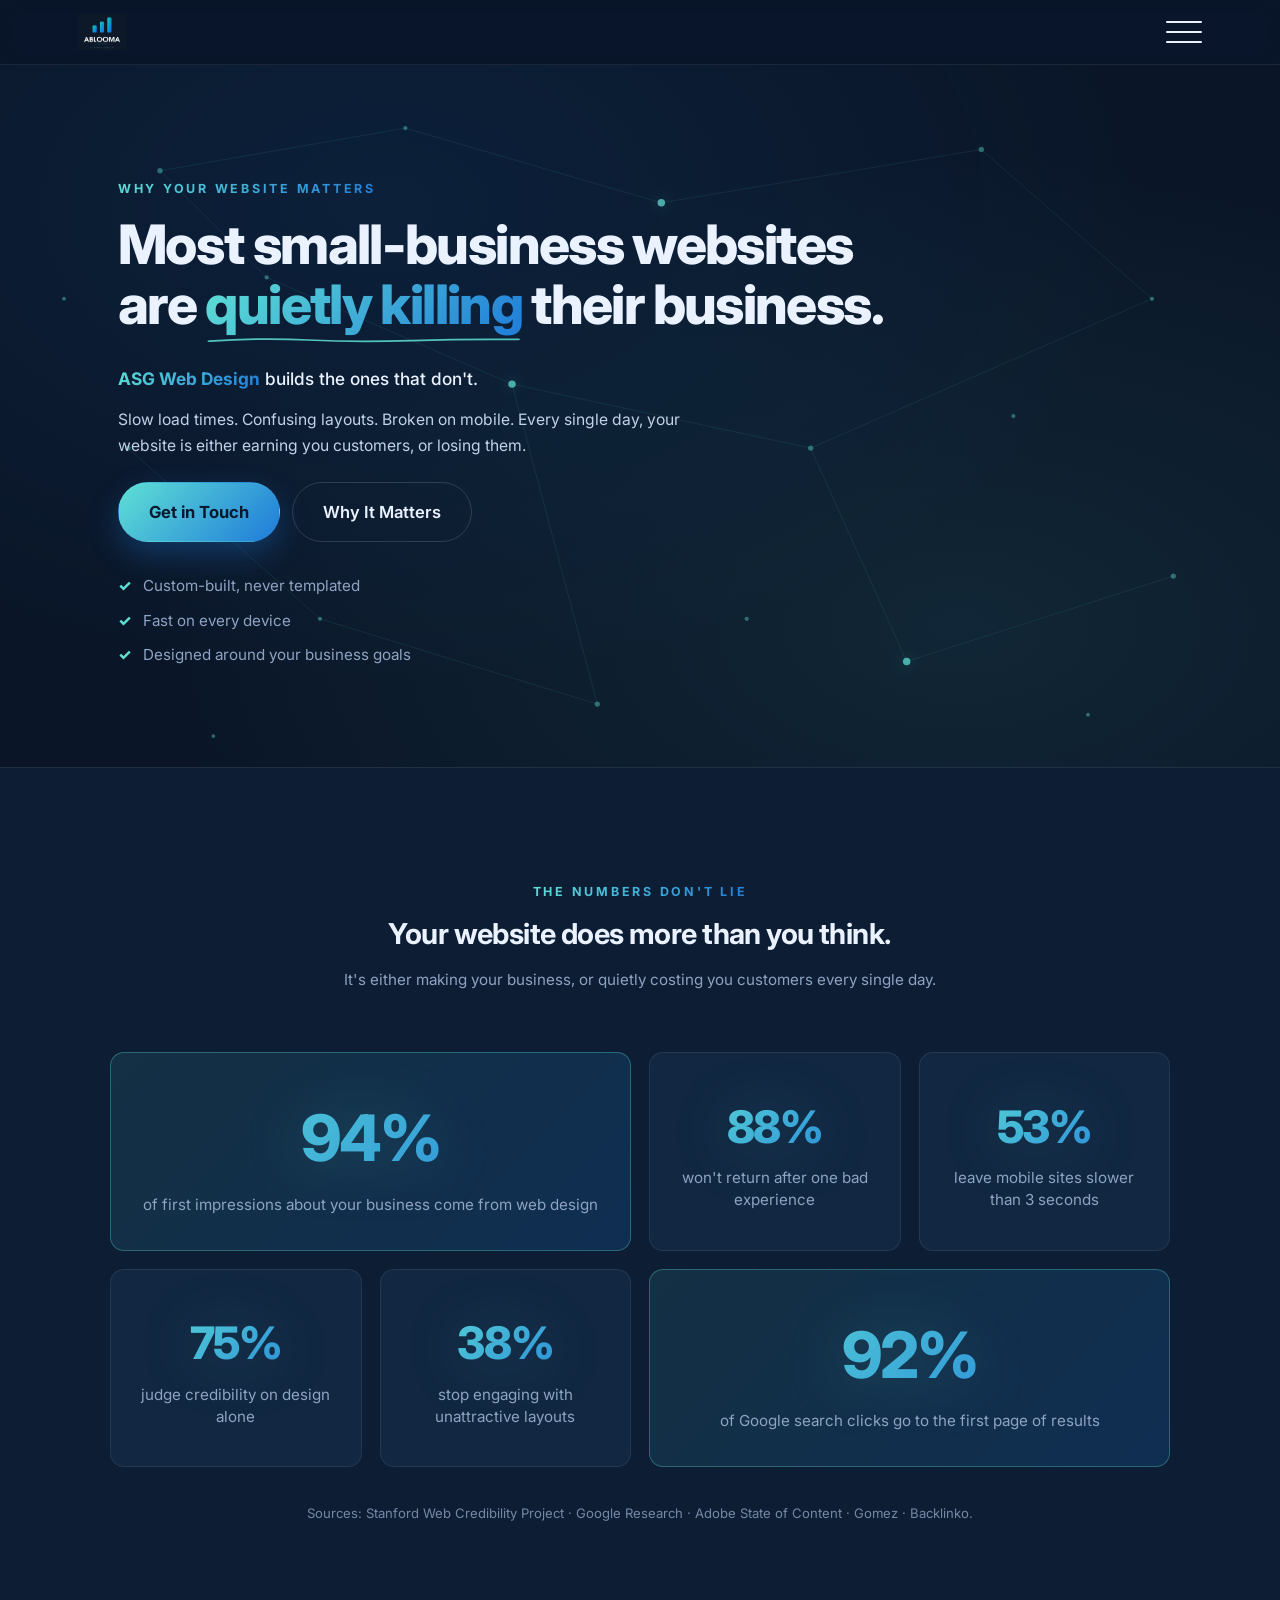
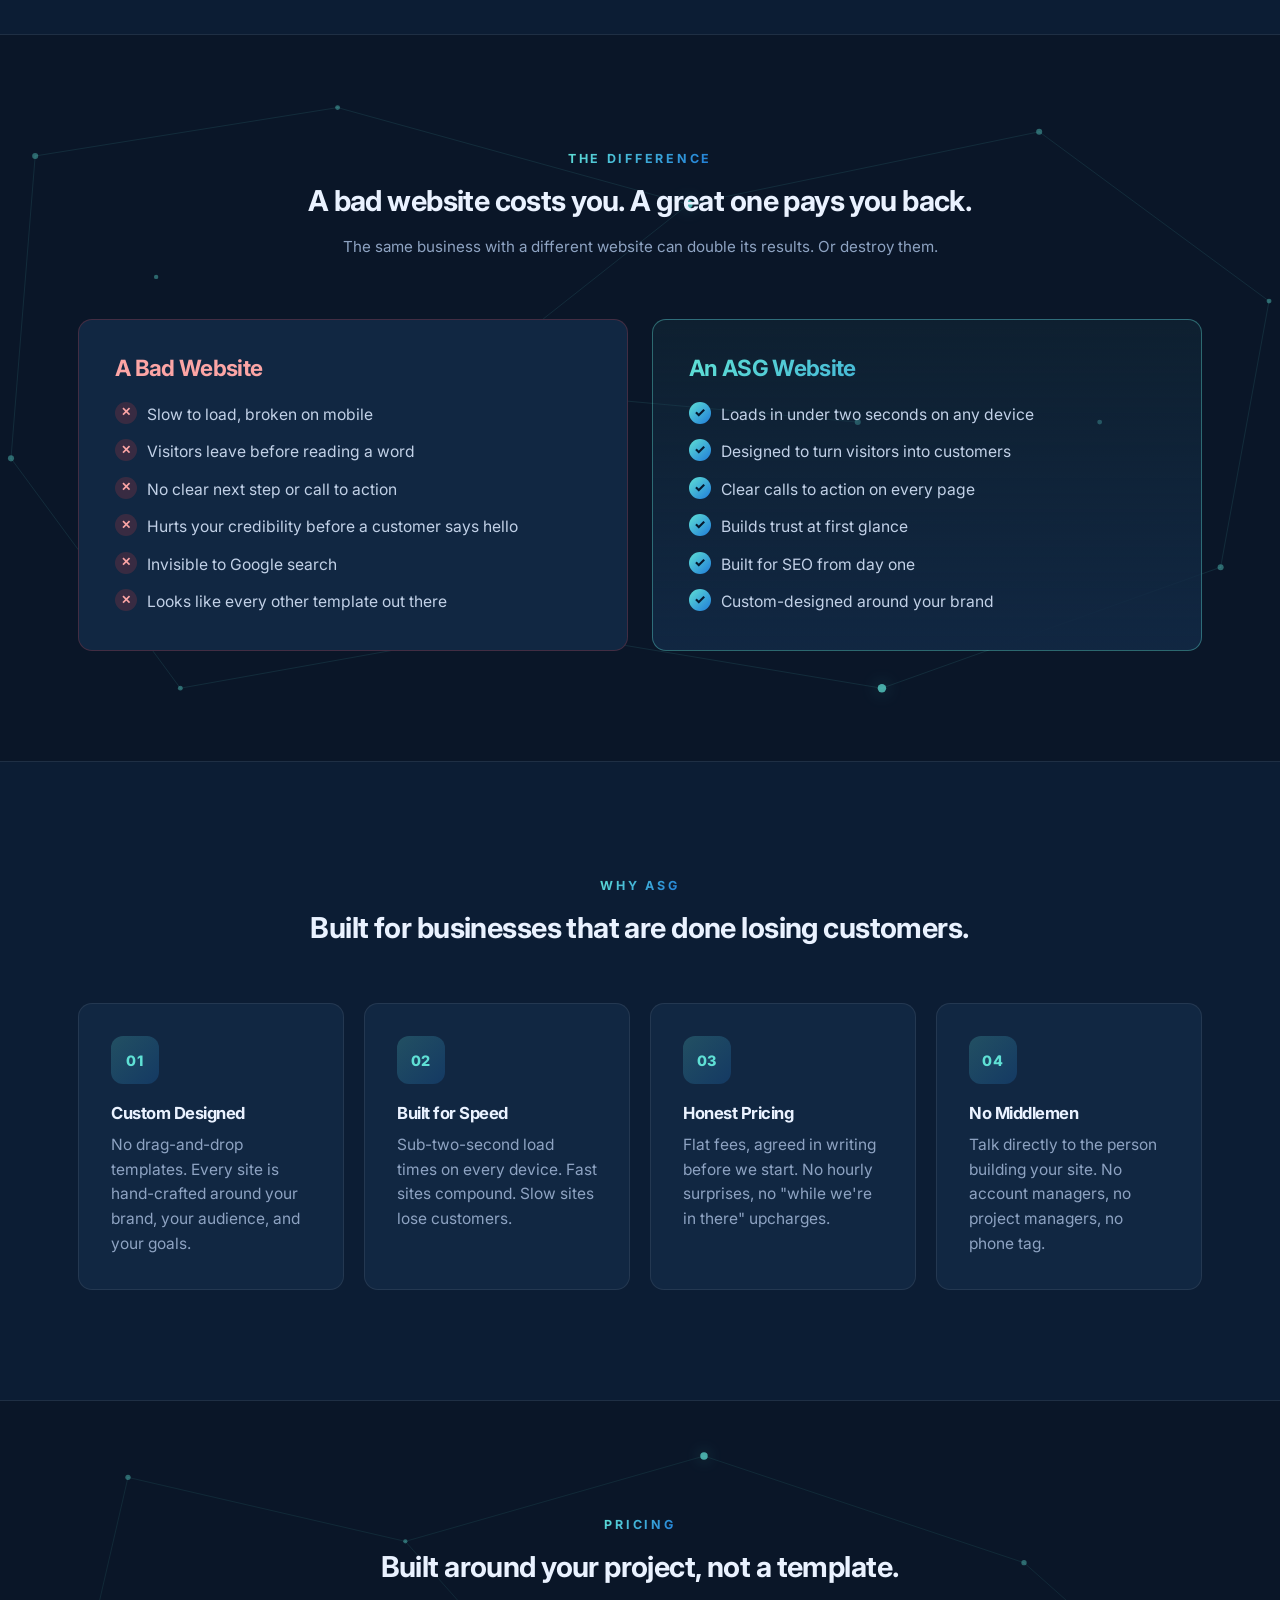
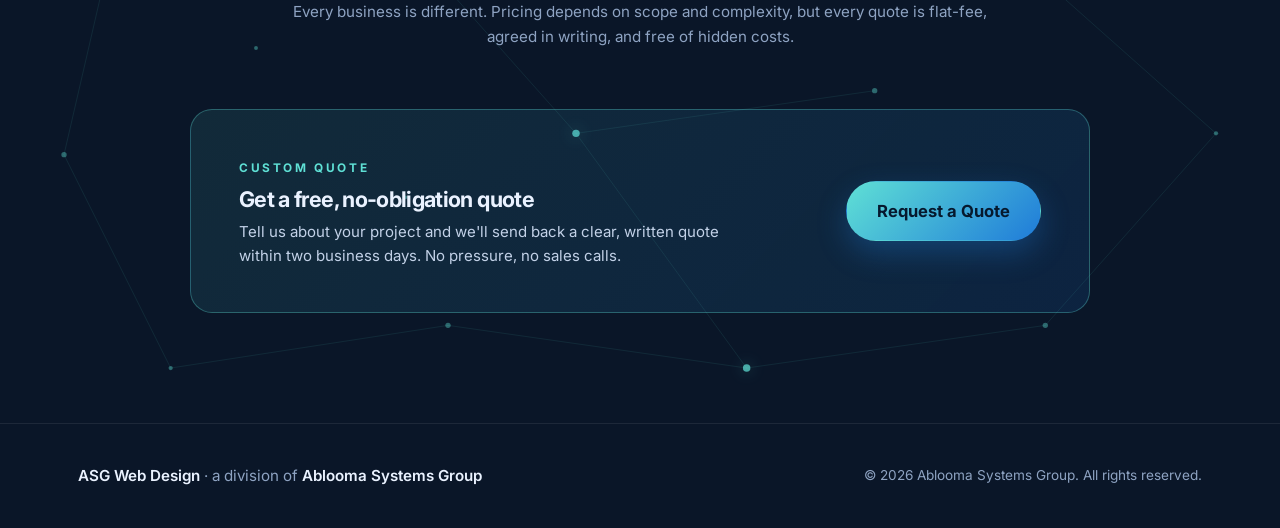
<file: index.html>
<!DOCTYPE html>
<html lang="en">
<head>
  <meta charset="UTF-8" />
  <meta name="viewport" content="width=device-width, initial-scale=1.0" />
  <title>ASG Web Design | Custom Websites That Actually Work</title>
  <meta name="description" content="A great website earns customers. A bad one loses them. ASG Web Design builds modern, fast, conversion-focused websites for any small business." />
  <link rel="icon" type="image/svg+xml" href="favicon.svg" />
  <link rel="alternate icon" type="image/png" href="albooma_logo_square_dark.png" />
  <link rel="stylesheet" href="styles.css" />
  <link rel="preconnect" href="https://fonts.googleapis.com" />
  <link rel="preconnect" href="https://fonts.gstatic.com" crossorigin />
  <link href="https://fonts.googleapis.com/css2?family=Bricolage+Grotesque:opsz,wght@12..96,400..800&family=Inter:wght@400;500;600;700;800&family=Instrument+Serif:ital@0;1&display=swap" rel="stylesheet" />
</head>
<body>
  <header class="site-header">
    <div class="container nav">
      <a href="index.html" class="logo header-logo" aria-label="ASG Web Design Home">
        <span class="header-logo-pill">
          <img src="albooma_logo_square_dark.png" alt="Ablooma Systems Group" width="48" height="48" />
        </span>
      </a>
      <button class="menu-toggle" id="menuToggle" aria-label="Open menu" aria-expanded="false" aria-controls="overlayMenu">
        <span></span><span></span><span></span>
      </button>
    </div>
  </header>

  <nav class="overlay-menu" id="overlayMenu" aria-hidden="true">
    <div class="overlay-inner">
      <ul class="overlay-nav">
        <li><a href="index.html" class="active">Home</a></li>
        <li><a href="services.html">Services</a></li>
        <li><a href="why.html">Why ASG</a></li>
        <li><a href="contact.html">Contact</a></li>
      </ul>
      <div class="overlay-meta">
        <span>ASG Web Design · a division of Ablooma Systems Group</span>
        <a href="mailto:ian12baker@gmail.com">ian12baker@gmail.com</a>
      </div>
    </div>
  </nav>

  <main>
    <section class="hero">
      <div class="hero-shapes" aria-hidden="true">
        <svg class="constellation" viewBox="0 0 1200 700" preserveAspectRatio="xMidYMid slice">
          <g class="c-lines">
            <line x1="150" y1="120" x2="380" y2="80"/>
            <line x1="380" y1="80" x2="620" y2="150"/>
            <line x1="620" y1="150" x2="920" y2="100"/>
            <line x1="920" y1="100" x2="1080" y2="240"/>
            <line x1="1080" y1="240" x2="760" y2="380"/>
            <line x1="760" y1="380" x2="480" y2="320"/>
            <line x1="480" y1="320" x2="250" y2="220"/>
            <line x1="250" y1="220" x2="150" y2="120"/>
            <line x1="480" y1="320" x2="560" y2="620"/>
            <line x1="760" y1="380" x2="850" y2="580"/>
            <line x1="120" y1="380" x2="300" y2="540"/>
            <line x1="300" y1="540" x2="560" y2="620"/>
            <line x1="850" y1="580" x2="1100" y2="500"/>
          </g>
          <g class="c-dots">
            <circle cx="150" cy="120" r="2.5"/>
            <circle cx="380" cy="80" r="2"/>
            <circle cx="620" cy="150" r="3.5" class="c-glow"/>
            <circle cx="920" cy="100" r="2.5"/>
            <circle cx="1080" cy="240" r="2"/>
            <circle cx="1100" cy="500" r="2.5"/>
            <circle cx="850" cy="580" r="3.5" class="c-glow"/>
            <circle cx="560" cy="620" r="2.5"/>
            <circle cx="300" cy="540" r="2"/>
            <circle cx="120" cy="380" r="2.5"/>
            <circle cx="480" cy="320" r="3.5" class="c-glow"/>
            <circle cx="760" cy="380" r="2.5"/>
            <circle cx="250" cy="220" r="2"/>
            <circle cx="950" cy="350" r="2"/>
            <circle cx="200" cy="650" r="1.8"/>
            <circle cx="700" cy="540" r="2"/>
            <circle cx="1020" cy="630" r="1.8"/>
            <circle cx="60" cy="240" r="1.8"/>
          </g>
        </svg>
      </div>
      <div class="container hero-typography">
        <span class="eyebrow">Why Your Website Matters</span>
        <h1>Most small-business websites are <span class="gradient-text">quietly killing</span> their business.</h1>
        <p class="hero-tagline"><strong>ASG Web Design</strong> builds the ones that don't.</p>
        <p class="lead">Slow load times. Confusing layouts. Broken on mobile. Every single day, your website is either earning you customers, or losing them.</p>
        <div class="hero-cta">
          <a href="contact.html" class="btn btn-primary btn-lg">Get in Touch</a>
          <a href="#impact" class="btn btn-ghost btn-lg">Why It Matters</a>
        </div>
        <ul class="hero-points">
          <li>Custom-built, never templated</li>
          <li>Fast on every device</li>
          <li>Designed around your business goals</li>
        </ul>
      </div>
    </section>

    <section id="impact" class="section section-alt">
      <div class="container">
        <div class="section-head reveal">
          <span class="eyebrow">The Numbers Don't Lie</span>
          <h2>Your website does more than you think.</h2>
          <p>It's either making your business, or quietly costing you customers every single day.</p>
        </div>
        <div class="stats stats-6">
          <div class="stat stat-featured">
            <span class="stat-value">94%</span>
            <span class="stat-label">of first impressions about your business come from web design</span>
          </div>
          <div class="stat">
            <span class="stat-value">88%</span>
            <span class="stat-label">won't return after one bad experience</span>
          </div>
          <div class="stat">
            <span class="stat-value">53%</span>
            <span class="stat-label">leave mobile sites slower than 3 seconds</span>
          </div>
          <div class="stat">
            <span class="stat-value">75%</span>
            <span class="stat-label">judge credibility on design alone</span>
          </div>
          <div class="stat">
            <span class="stat-value">38%</span>
            <span class="stat-label">stop engaging with unattractive layouts</span>
          </div>
          <div class="stat stat-featured">
            <span class="stat-value">92%</span>
            <span class="stat-label">of Google search clicks go to the first page of results</span>
          </div>
        </div>
        <p class="stats-footnote">Sources: Stanford Web Credibility Project · Google Research · Adobe State of Content · Gomez · Backlinko.</p>
      </div>
    </section>

    <section class="section section-decorated">
      <div class="hero-shapes" aria-hidden="true">
        <svg class="constellation" viewBox="0 0 1200 600" preserveAspectRatio="xMidYMid slice">
          <g class="c-lines">
            <line x1="100" y1="100" x2="350" y2="60"/>
            <line x1="350" y1="60" x2="640" y2="140"/>
            <line x1="640" y1="140" x2="930" y2="80"/>
            <line x1="930" y1="80" x2="1120" y2="220"/>
            <line x1="1120" y1="220" x2="1080" y2="440"/>
            <line x1="1080" y1="440" x2="800" y2="540"/>
            <line x1="800" y1="540" x2="500" y2="490"/>
            <line x1="500" y1="490" x2="220" y2="540"/>
            <line x1="220" y1="540" x2="80" y2="350"/>
            <line x1="80" y1="350" x2="100" y2="100"/>
            <line x1="500" y1="490" x2="450" y2="290"/>
            <line x1="450" y1="290" x2="640" y2="140"/>
            <line x1="450" y1="290" x2="780" y2="320"/>
          </g>
          <g class="c-dots">
            <circle cx="100" cy="100" r="2.5"/>
            <circle cx="350" cy="60" r="2"/>
            <circle cx="640" cy="140" r="3.5" class="c-glow"/>
            <circle cx="930" cy="80" r="2.5"/>
            <circle cx="1120" cy="220" r="2"/>
            <circle cx="1080" cy="440" r="2.5"/>
            <circle cx="800" cy="540" r="3.5" class="c-glow"/>
            <circle cx="500" cy="490" r="2.5"/>
            <circle cx="220" cy="540" r="2"/>
            <circle cx="80" cy="350" r="2.5"/>
            <circle cx="450" cy="290" r="3.5" class="c-glow"/>
            <circle cx="780" cy="320" r="2.5"/>
            <circle cx="200" cy="200" r="1.8"/>
            <circle cx="980" cy="320" r="2"/>
            <circle cx="350" cy="400" r="1.8"/>
          </g>
        </svg>
      </div>
      <div class="container">
        <div class="section-head reveal">
          <span class="eyebrow">The Difference</span>
          <h2>A bad website costs you. A great one pays you back.</h2>
          <p>The same business with a different website can double its results. Or destroy them.</p>
        </div>
        <div class="comparison-grid">
          <div class="compare-card compare-bad">
            <h3>A Bad Website</h3>
            <ul>
              <li>Slow to load, broken on mobile</li>
              <li>Visitors leave before reading a word</li>
              <li>No clear next step or call to action</li>
              <li>Hurts your credibility before a customer says hello</li>
              <li>Invisible to Google search</li>
              <li>Looks like every other template out there</li>
            </ul>
          </div>
          <div class="compare-card compare-good">
            <h3>An ASG Website</h3>
            <ul>
              <li>Loads in under two seconds on any device</li>
              <li>Designed to turn visitors into customers</li>
              <li>Clear calls to action on every page</li>
              <li>Builds trust at first glance</li>
              <li>Built for SEO from day one</li>
              <li>Custom-designed around your brand</li>
            </ul>
          </div>
        </div>
      </div>
    </section>

    <section class="section section-alt">
      <div class="container">
        <div class="section-head reveal">
          <span class="eyebrow">Why ASG</span>
          <h2>Built for businesses that are done losing customers.</h2>
        </div>
        <div class="cards cards-4">
          <article class="card">
            <div class="card-icon">01</div>
            <h3>Custom Designed</h3>
            <p>No drag-and-drop templates. Every site is hand-crafted around your brand, your audience, and your goals.</p>
          </article>
          <article class="card">
            <div class="card-icon">02</div>
            <h3>Built for Speed</h3>
            <p>Sub-two-second load times on every device. Fast sites compound. Slow sites lose customers.</p>
          </article>
          <article class="card">
            <div class="card-icon">03</div>
            <h3>Honest Pricing</h3>
            <p>Flat fees, agreed in writing before we start. No hourly surprises, no "while we're in there" upcharges.</p>
          </article>
          <article class="card">
            <div class="card-icon">04</div>
            <h3>No Middlemen</h3>
            <p>Talk directly to the person building your site. No account managers, no project managers, no phone tag.</p>
          </article>
        </div>
      </div>
    </section>

    <section class="section section-decorated">
      <div class="hero-shapes" aria-hidden="true">
        <svg class="constellation" viewBox="0 0 1200 600" preserveAspectRatio="xMidYMid slice">
          <g class="c-lines">
            <line x1="120" y1="80" x2="380" y2="140"/>
            <line x1="380" y1="140" x2="660" y2="60"/>
            <line x1="660" y1="60" x2="960" y2="160"/>
            <line x1="960" y1="160" x2="1140" y2="320"/>
            <line x1="1140" y1="320" x2="980" y2="500"/>
            <line x1="980" y1="500" x2="700" y2="540"/>
            <line x1="700" y1="540" x2="420" y2="500"/>
            <line x1="420" y1="500" x2="160" y2="540"/>
            <line x1="160" y1="540" x2="60" y2="340"/>
            <line x1="60" y1="340" x2="120" y2="80"/>
            <line x1="380" y1="140" x2="540" y2="320"/>
            <line x1="540" y1="320" x2="820" y2="280"/>
            <line x1="540" y1="320" x2="700" y2="540"/>
          </g>
          <g class="c-dots">
            <circle cx="120" cy="80" r="2.5"/>
            <circle cx="380" cy="140" r="2"/>
            <circle cx="660" cy="60" r="3.5" class="c-glow"/>
            <circle cx="960" cy="160" r="2.5"/>
            <circle cx="1140" cy="320" r="2"/>
            <circle cx="980" cy="500" r="2.5"/>
            <circle cx="700" cy="540" r="3.5" class="c-glow"/>
            <circle cx="420" cy="500" r="2.5"/>
            <circle cx="160" cy="540" r="2"/>
            <circle cx="60" cy="340" r="2.5"/>
            <circle cx="540" cy="320" r="3.5" class="c-glow"/>
            <circle cx="820" cy="280" r="2.5"/>
            <circle cx="240" cy="240" r="1.8"/>
            <circle cx="900" cy="380" r="2"/>
            <circle cx="380" cy="380" r="1.8"/>
          </g>
        </svg>
      </div>
      <div class="container">
        <div class="section-head reveal">
          <span class="eyebrow">Pricing</span>
          <h2>Built around your project, not a template.</h2>
          <p>Every business is different. Pricing depends on scope and complexity, but every quote is flat-fee, agreed in writing, and free of hidden costs.</p>
        </div>
        <div class="pricing-card">
          <div>
            <span class="pricing-label">Custom Quote</span>
            <h3>Get a free, no-obligation quote</h3>
            <p>Tell us about your project and we'll send back a clear, written quote within two business days. No pressure, no sales calls.</p>
          </div>
          <a href="contact.html" class="btn btn-primary btn-lg">Request a Quote</a>
        </div>
      </div>
    </section>

  </main>

  <footer class="site-footer">
    <div class="container footer-inner">
      <div class="footer-brand">
        <p class="footer-tagline"><strong>ASG Web Design</strong> · a division of <strong>Ablooma Systems Group</strong></p>
      </div>
      <p class="copyright">&copy; <span id="year"></span> Ablooma Systems Group. All rights reserved.</p>
    </div>
  </footer>

  <script src="script.js"></script>
</body>
</html>
</file>
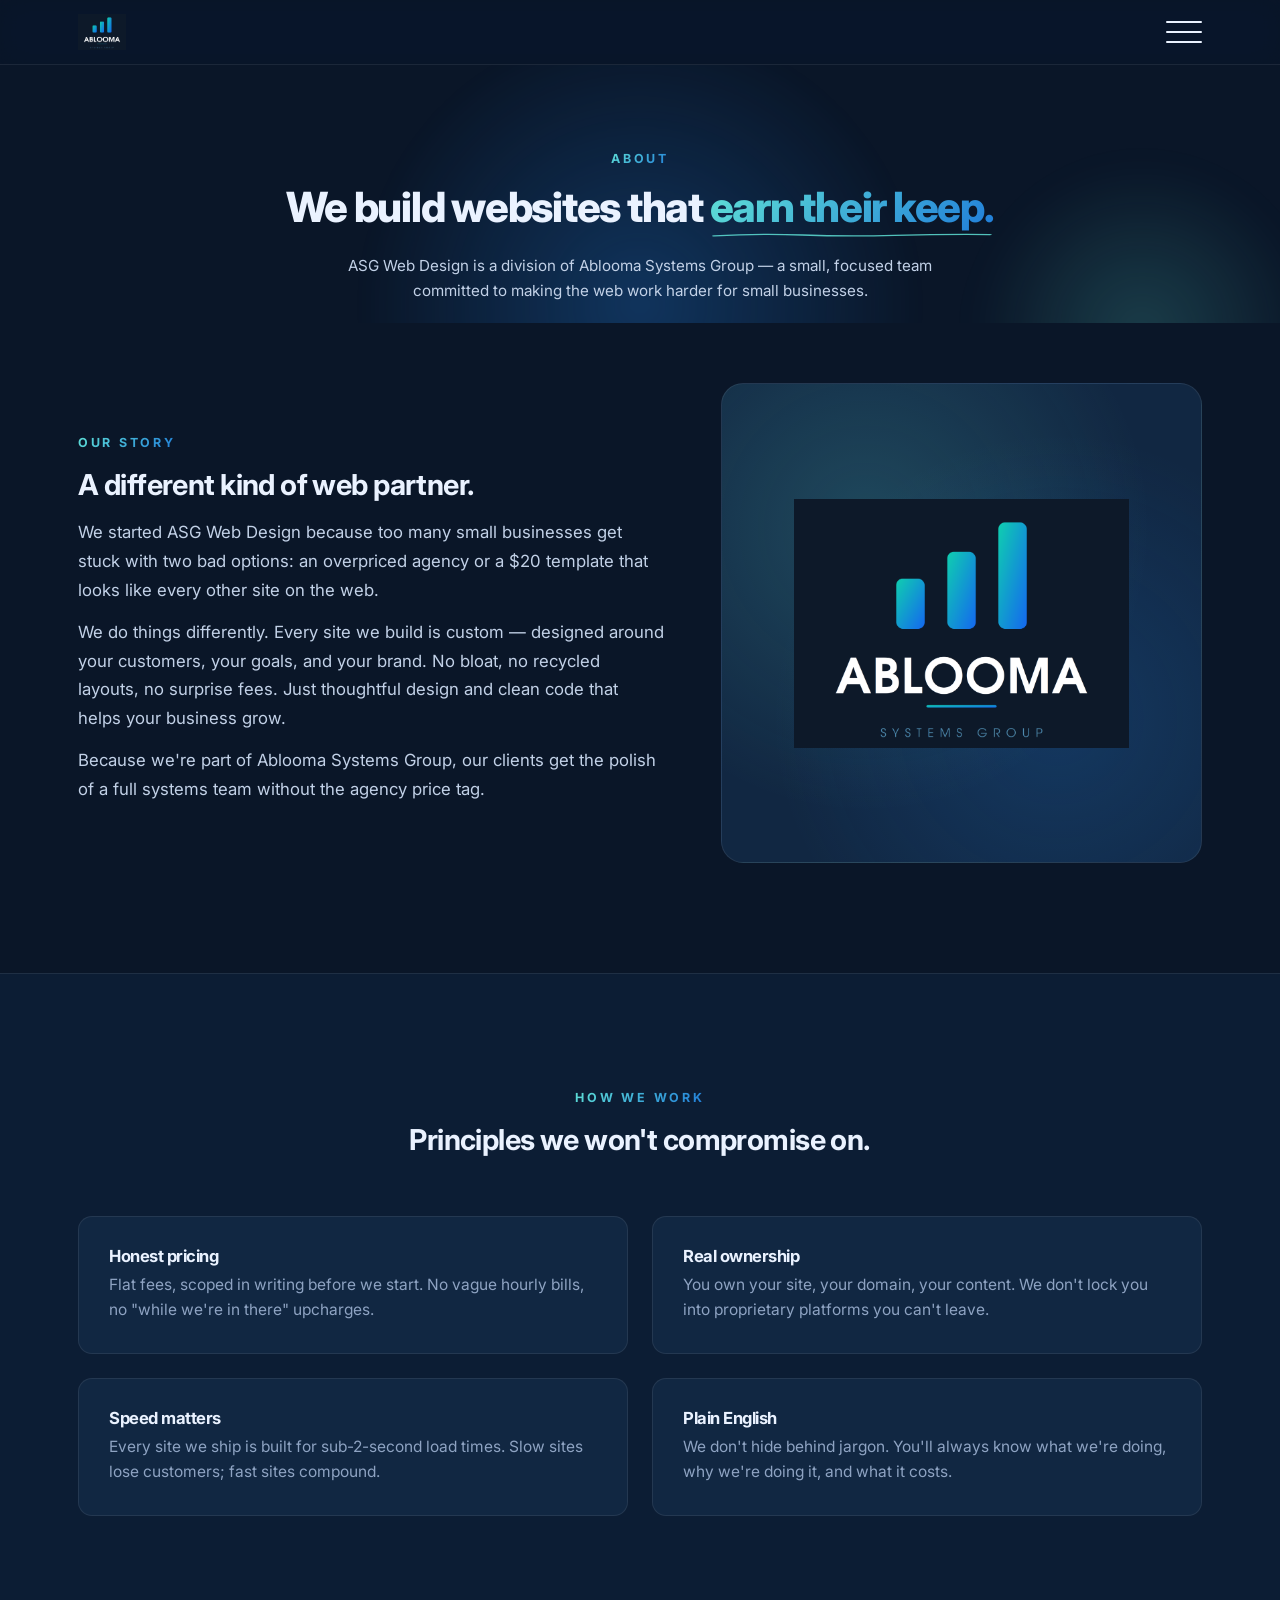
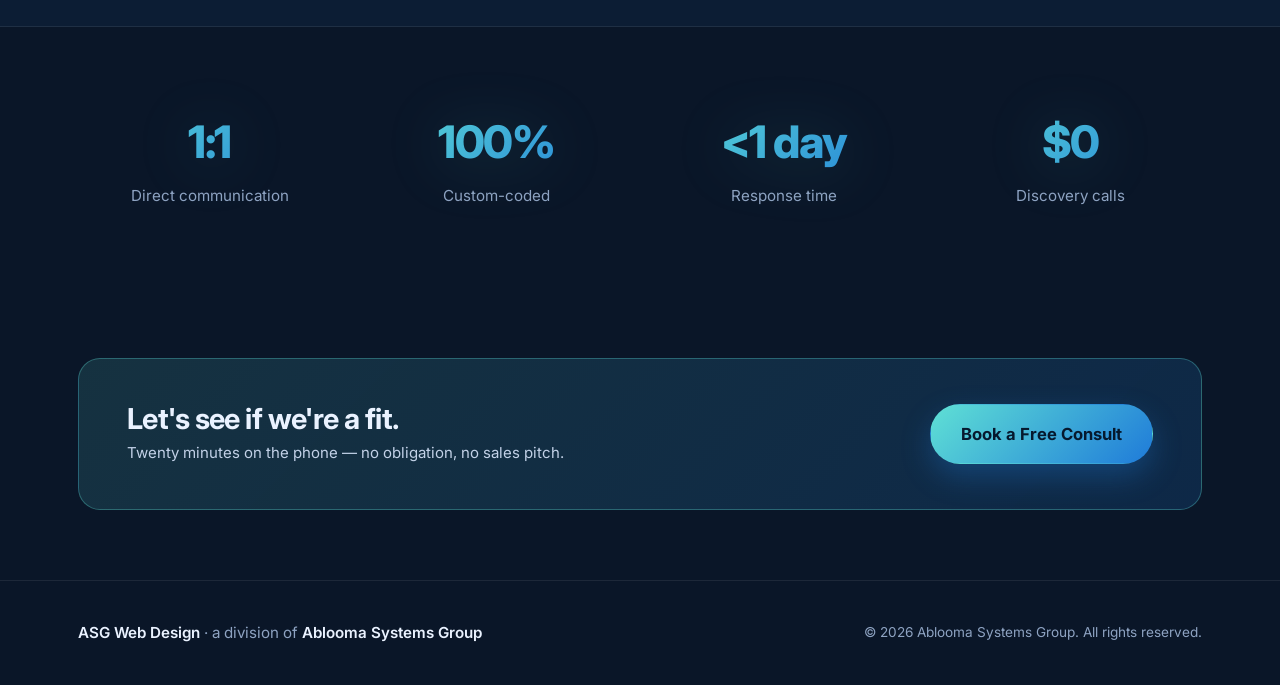
<file: about.html>
<!DOCTYPE html>
<html lang="en">
<head>
  <meta charset="UTF-8" />
  <meta name="viewport" content="width=device-width, initial-scale=1.0" />
  <title>About — ASG Web Design</title>
  <meta name="description" content="ASG Web Design is a division of Ablooma Systems Group, focused on building modern websites for small businesses." />
  <link rel="icon" type="image/png" href="albooma_logo_square_dark.png" />
  <link rel="stylesheet" href="styles.css" />
  <link rel="preconnect" href="https://fonts.googleapis.com" />
  <link rel="preconnect" href="https://fonts.gstatic.com" crossorigin />
  <link href="https://fonts.googleapis.com/css2?family=Inter:wght@400;500;600;700;800&display=swap" rel="stylesheet" />
</head>
<body>
  <header class="site-header">
    <div class="container nav">
      <a href="index.html" class="logo header-logo" aria-label="ASG Web Design — Home">
        <span class="header-logo-pill">
          <img src="albooma_logo_square_dark.png" alt="Ablooma Systems Group" width="48" height="48" />
        </span>
      </a>
      <button class="menu-toggle" id="menuToggle" aria-label="Open menu" aria-expanded="false" aria-controls="overlayMenu">
        <span></span><span></span><span></span>
      </button>
    </div>
  </header>

  <nav class="overlay-menu" id="overlayMenu" aria-hidden="true">
    <div class="overlay-inner">
      <ul class="overlay-nav">
        <li><a href="index.html">Home</a></li>
        <li><a href="services.html">Services</a></li>
        <li><a href="work.html">Work</a></li>
        <li><a href="about.html" class="active">About</a></li>
        <li><a href="contact.html">Contact</a></li>
      </ul>
      <div class="overlay-meta">
        <span>ASG Web Design · a division of Ablooma Systems Group</span>
        <a href="mailto:ian12baker@gmail.com">ian12baker@gmail.com</a>
      </div>
    </div>
  </nav>

  <main>
    <section class="page-hero">
      <div class="container">
        <span class="eyebrow">About</span>
        <h1>We build websites that <span class="gradient-text">earn their keep.</span></h1>
        <p class="lead">ASG Web Design is a division of Ablooma Systems Group — a small, focused team committed to making the web work harder for small businesses.</p>
      </div>
    </section>

    <section class="section">
      <div class="container about-grid">
        <div>
          <span class="eyebrow">Our Story</span>
          <h2>A different kind of web partner.</h2>
          <p>We started ASG Web Design because too many small businesses get stuck with two bad options: an overpriced agency or a $20 template that looks like every other site on the web.</p>
          <p>We do things differently. Every site we build is custom — designed around your customers, your goals, and your brand. No bloat, no recycled layouts, no surprise fees. Just thoughtful design and clean code that helps your business grow.</p>
          <p>Because we're part of Ablooma Systems Group, our clients get the polish of a full systems team without the agency price tag.</p>
        </div>
        <div class="about-visual" aria-hidden="true">
          <img src="albooma_logo_square_dark.png" alt="" />
        </div>
      </div>
    </section>

    <section class="section section-alt">
      <div class="container">
        <div class="section-head">
          <span class="eyebrow">How We Work</span>
          <h2>Principles we won't compromise on.</h2>
        </div>
        <div class="principles">
          <div class="principle">
            <h3>Honest pricing</h3>
            <p>Flat fees, scoped in writing before we start. No vague hourly bills, no "while we're in there" upcharges.</p>
          </div>
          <div class="principle">
            <h3>Real ownership</h3>
            <p>You own your site, your domain, your content. We don't lock you into proprietary platforms you can't leave.</p>
          </div>
          <div class="principle">
            <h3>Speed matters</h3>
            <p>Every site we ship is built for sub-2-second load times. Slow sites lose customers; fast sites compound.</p>
          </div>
          <div class="principle">
            <h3>Plain English</h3>
            <p>We don't hide behind jargon. You'll always know what we're doing, why we're doing it, and what it costs.</p>
          </div>
        </div>
      </div>
    </section>

    <section class="section section-tight">
      <div class="container">
        <div class="stats">
          <div class="stat"><span class="stat-value">1:1</span><span class="stat-label">Direct communication</span></div>
          <div class="stat"><span class="stat-value">100%</span><span class="stat-label">Custom-coded</span></div>
          <div class="stat"><span class="stat-value">&lt;1 day</span><span class="stat-label">Response time</span></div>
          <div class="stat"><span class="stat-value">$0</span><span class="stat-label">Discovery calls</span></div>
        </div>
      </div>
    </section>

    <section class="section-cta">
      <div class="container">
        <div class="cta-band">
          <div>
            <h2>Let's see if we're a fit.</h2>
            <p>Twenty minutes on the phone — no obligation, no sales pitch.</p>
          </div>
          <a href="contact.html" class="btn btn-primary btn-lg">Book a Free Consult</a>
        </div>
      </div>
    </section>
  </main>

  <footer class="site-footer">
    <div class="container footer-inner">
      <div class="footer-brand">
        <p class="footer-tagline"><strong>ASG Web Design</strong> · a division of <strong>Ablooma Systems Group</strong></p>
      </div>
      <p class="copyright">&copy; <span id="year"></span> Ablooma Systems Group. All rights reserved.</p>
    </div>
  </footer>

  <script src="script.js"></script>
</body>
</html>
</file>
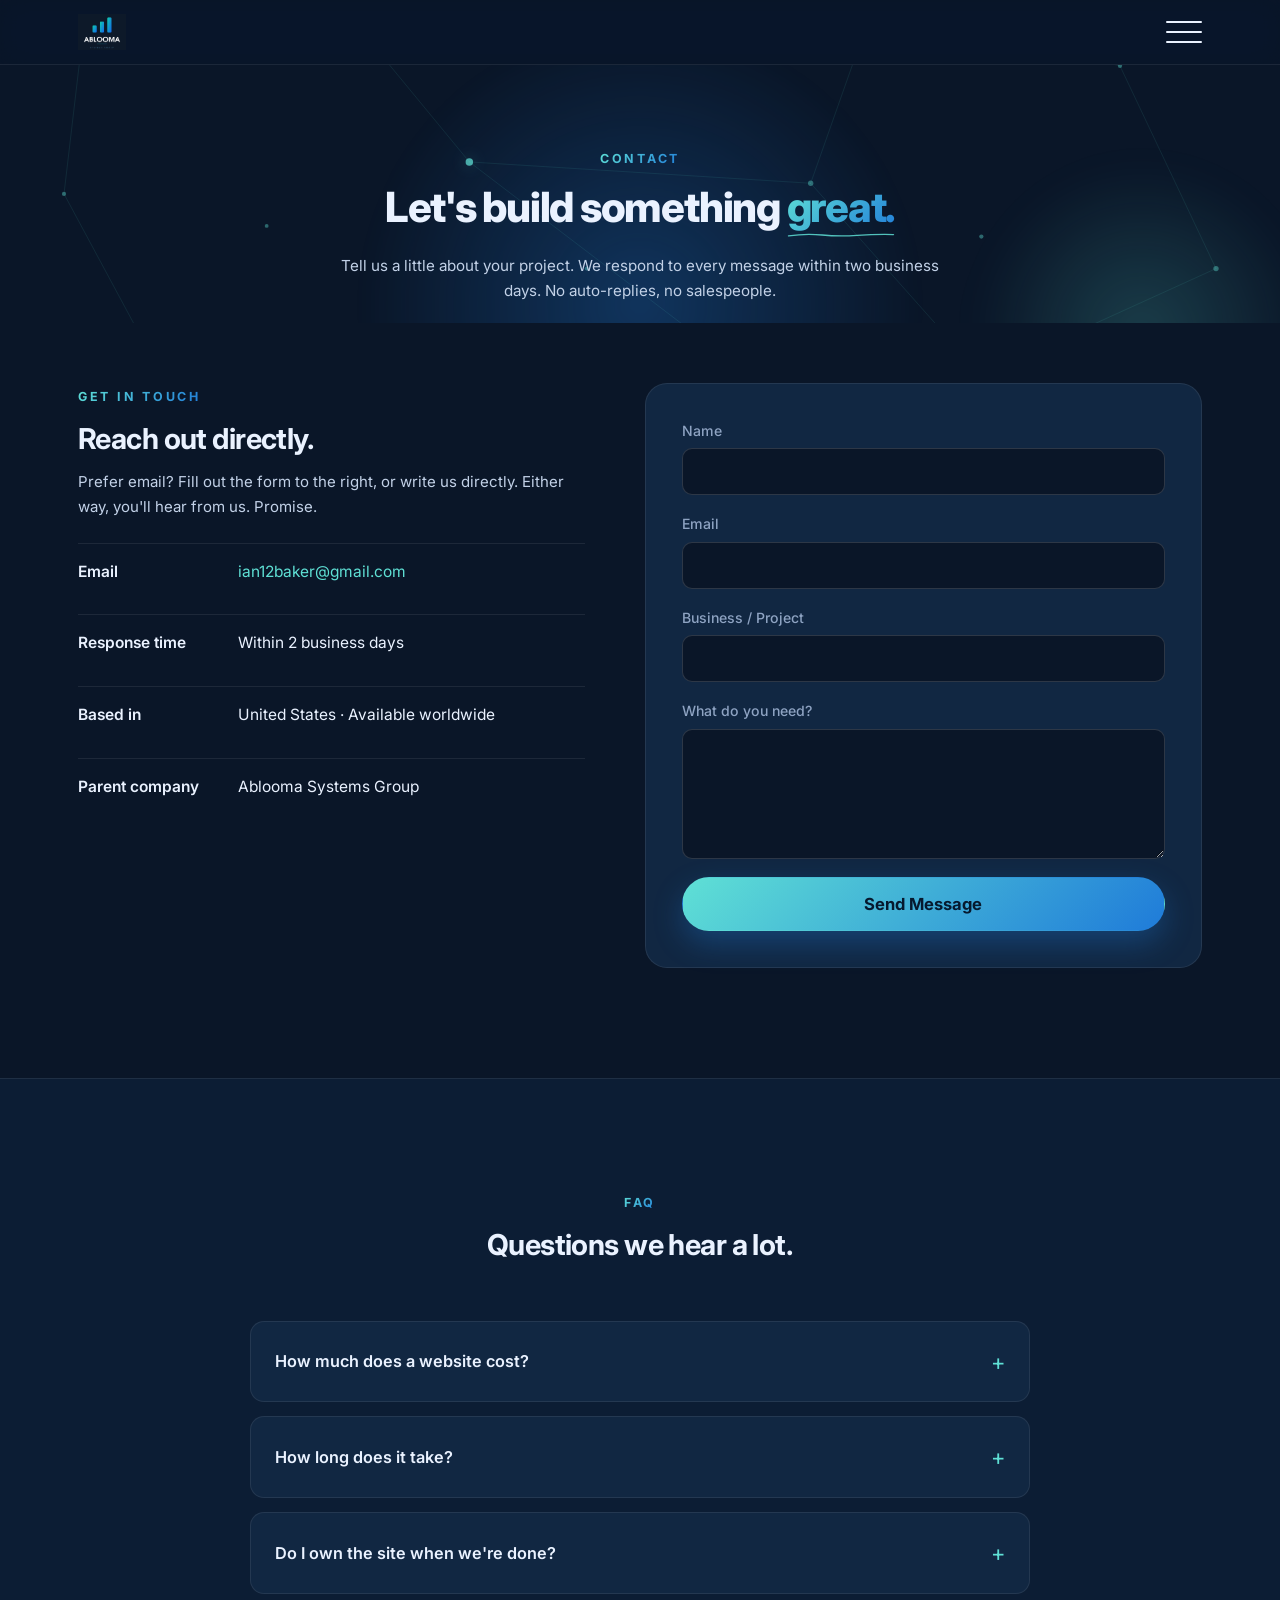
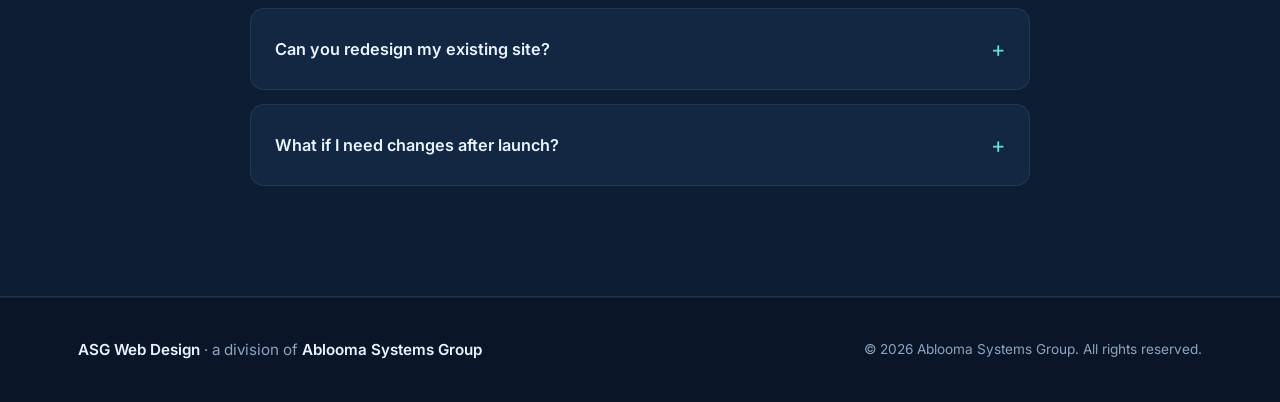
<file: contact.html>
<!DOCTYPE html>
<html lang="en">
<head>
  <meta charset="UTF-8" />
  <meta name="viewport" content="width=device-width, initial-scale=1.0" />
  <title>Contact | ASG Web Design</title>
  <meta name="description" content="Get in touch with ASG Web Design. Tell us about your project and we'll respond within two business days." />
  <link rel="icon" type="image/svg+xml" href="favicon.svg" />
  <link rel="alternate icon" type="image/png" href="albooma_logo_square_dark.png" />
  <link rel="stylesheet" href="styles.css" />
  <link rel="preconnect" href="https://fonts.googleapis.com" />
  <link rel="preconnect" href="https://fonts.gstatic.com" crossorigin />
  <link href="https://fonts.googleapis.com/css2?family=Bricolage+Grotesque:opsz,wght@12..96,400..800&family=Inter:wght@400;500;600;700;800&family=Instrument+Serif:ital@0;1&display=swap" rel="stylesheet" />
</head>
<body>
  <header class="site-header">
    <div class="container nav">
      <a href="index.html" class="logo header-logo" aria-label="ASG Web Design Home">
        <span class="header-logo-pill">
          <img src="albooma_logo_square_dark.png" alt="Ablooma Systems Group" width="48" height="48" />
        </span>
      </a>
      <button class="menu-toggle" id="menuToggle" aria-label="Open menu" aria-expanded="false" aria-controls="overlayMenu">
        <span></span><span></span><span></span>
      </button>
    </div>
  </header>

  <nav class="overlay-menu" id="overlayMenu" aria-hidden="true">
    <div class="overlay-inner">
      <ul class="overlay-nav">
        <li><a href="index.html">Home</a></li>
        <li><a href="services.html">Services</a></li>
        <li><a href="why.html">Why ASG</a></li>
        <li><a href="contact.html" class="active">Contact</a></li>
      </ul>
      <div class="overlay-meta">
        <span>ASG Web Design · a division of Ablooma Systems Group</span>
        <a href="mailto:ian12baker@gmail.com">ian12baker@gmail.com</a>
      </div>
    </div>
  </nav>

  <main>
    <section class="page-hero">
      <div class="hero-shapes" aria-hidden="true">
        <svg class="constellation" viewBox="0 0 1200 500" preserveAspectRatio="xMidYMid slice">
          <g class="c-lines">
            <line x1="80" y1="80" x2="300" y2="50"/>
            <line x1="300" y1="50" x2="550" y2="110"/>
            <line x1="550" y1="110" x2="820" y2="70"/>
            <line x1="820" y1="70" x2="1050" y2="130"/>
            <line x1="1050" y1="130" x2="1140" y2="320"/>
            <line x1="1140" y1="320" x2="920" y2="420"/>
            <line x1="920" y1="420" x2="650" y2="380"/>
            <line x1="650" y1="380" x2="380" y2="440"/>
            <line x1="380" y1="440" x2="130" y2="380"/>
            <line x1="130" y1="380" x2="60" y2="250"/>
            <line x1="60" y1="250" x2="80" y2="80"/>
            <line x1="300" y1="50" x2="440" y2="220"/>
            <line x1="440" y1="220" x2="650" y2="380"/>
            <line x1="820" y1="70" x2="760" y2="240"/>
            <line x1="760" y1="240" x2="920" y2="420"/>
            <line x1="440" y1="220" x2="760" y2="240"/>
          </g>
          <g class="c-dots">
            <circle cx="80" cy="80" r="2.5"/>
            <circle cx="300" cy="50" r="2"/>
            <circle cx="550" cy="110" r="3.5" class="c-glow"/>
            <circle cx="820" cy="70" r="2.5"/>
            <circle cx="1050" cy="130" r="2"/>
            <circle cx="1140" cy="320" r="2.5"/>
            <circle cx="920" cy="420" r="3.5" class="c-glow"/>
            <circle cx="650" cy="380" r="2.5"/>
            <circle cx="380" cy="440" r="2"/>
            <circle cx="130" cy="380" r="2.5"/>
            <circle cx="60" cy="250" r="2"/>
            <circle cx="440" cy="220" r="3.5" class="c-glow"/>
            <circle cx="760" cy="240" r="2.5"/>
            <circle cx="250" cy="280" r="1.8"/>
            <circle cx="920" cy="290" r="2"/>
            <circle cx="550" cy="320" r="1.8"/>
          </g>
        </svg>
      </div>
      <div class="container">
        <span class="eyebrow">Contact</span>
        <h1>Let's build something <span class="gradient-text">great.</span></h1>
        <p class="lead">Tell us a little about your project. We respond to every message within two business days. No auto-replies, no salespeople.</p>
      </div>
    </section>

    <section class="section">
      <div class="container contact-grid">
        <div>
          <span class="eyebrow">Get In Touch</span>
          <h2>Reach out directly.</h2>
          <p>Prefer email? Fill out the form to the right, or write us directly. Either way, you'll hear from us. Promise.</p>
          <ul class="contact-list">
            <li><strong>Email</strong><a href="mailto:ian12baker@gmail.com">ian12baker@gmail.com</a></li>
            <li><strong>Response time</strong><span>Within 2 business days</span></li>
            <li><strong>Based in</strong><span>United States · Available worldwide</span></li>
            <li><strong>Parent company</strong><span>Ablooma Systems Group</span></li>
          </ul>
        </div>
        <form class="contact-form" id="contactForm" novalidate>
          <div class="field">
            <label for="name">Name</label>
            <input id="name" name="name" type="text" required autocomplete="name" />
          </div>
          <div class="field">
            <label for="email">Email</label>
            <input id="email" name="email" type="email" required autocomplete="email" />
          </div>
          <div class="field">
            <label for="business">Business / Project</label>
            <input id="business" name="business" type="text" autocomplete="organization" />
          </div>
          <div class="field">
            <label for="message">What do you need?</label>
            <textarea id="message" name="message" rows="5" required></textarea>
          </div>
          <button type="submit" class="btn btn-primary btn-lg btn-block">Send Message</button>
          <p class="form-note" id="formNote" hidden></p>
        </form>
      </div>
    </section>

    <section class="section section-alt">
      <div class="container">
        <div class="section-head reveal">
          <span class="eyebrow">FAQ</span>
          <h2>Questions we hear a lot.</h2>
        </div>
        <div class="faq">
          <details>
            <summary>How much does a website cost?</summary>
            <p>It depends on the scope, but most small-business sites fall between $1,500 and $6,000. We always quote a flat fee in writing before starting. No hourly surprises.</p>
          </details>
          <details>
            <summary>How long does it take?</summary>
            <p>A simple brochure site typically launches in 2–3 weeks. Larger e-commerce or custom builds usually take 4–8 weeks. The biggest variable is how fast you can review and approve along the way.</p>
          </details>
          <details>
            <summary>Do I own the site when we're done?</summary>
            <p>Yes, 100%. You own the domain, the code, the content, everything. We don't lock you into proprietary platforms you can't leave.</p>
          </details>
          <details>
            <summary>Can you redesign my existing site?</summary>
            <p>Absolutely. We do redesigns regularly. We'll preserve your SEO, content, and what's working, then rebuild what isn't.</p>
          </details>
          <details>
            <summary>What if I need changes after launch?</summary>
            <p>Two options: pay for changes as they come up, or join a monthly care plan that includes a set number of updates plus security, backups, and hosting.</p>
          </details>
        </div>
      </div>
    </section>
  </main>

  <footer class="site-footer">
    <div class="container footer-inner">
      <div class="footer-brand">
        <p class="footer-tagline"><strong>ASG Web Design</strong> · a division of <strong>Ablooma Systems Group</strong></p>
      </div>
      <p class="copyright">&copy; <span id="year"></span> Ablooma Systems Group. All rights reserved.</p>
    </div>
  </footer>

  <script src="script.js"></script>
</body>
</html>
</file>
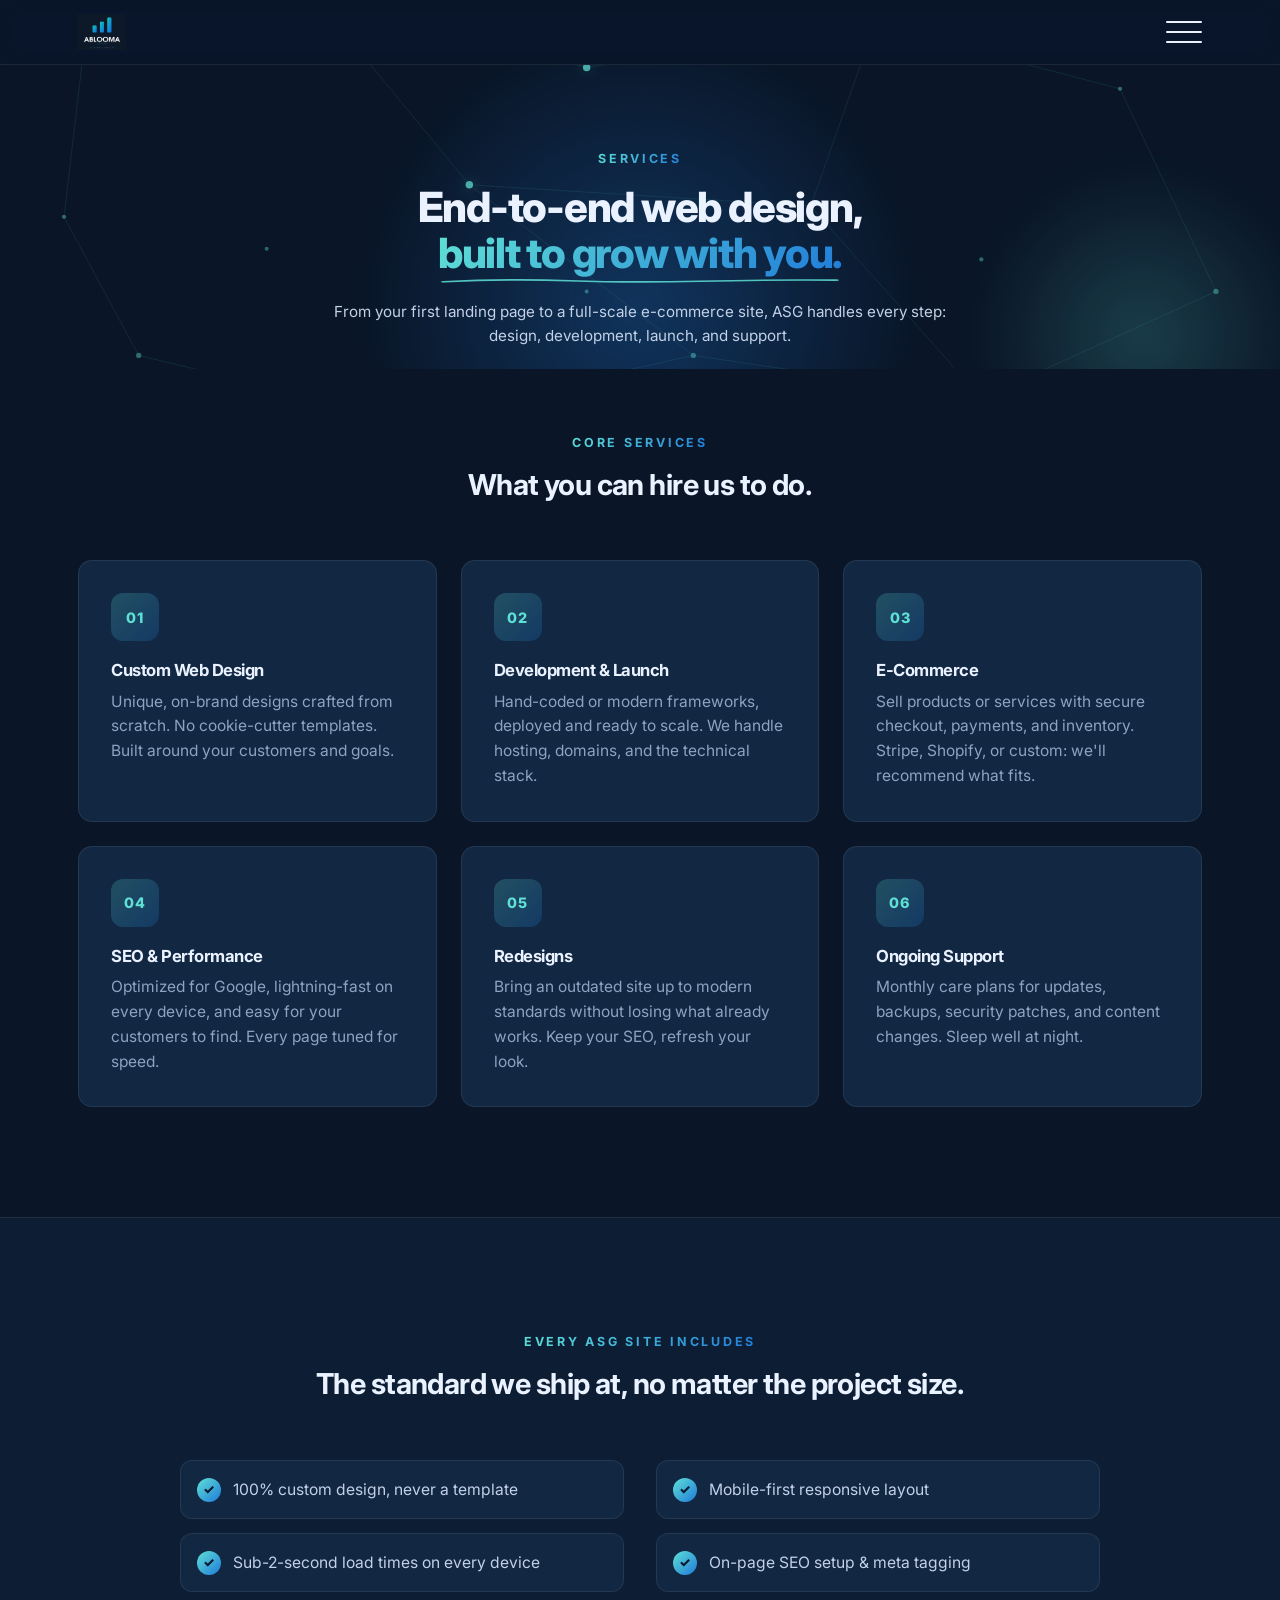
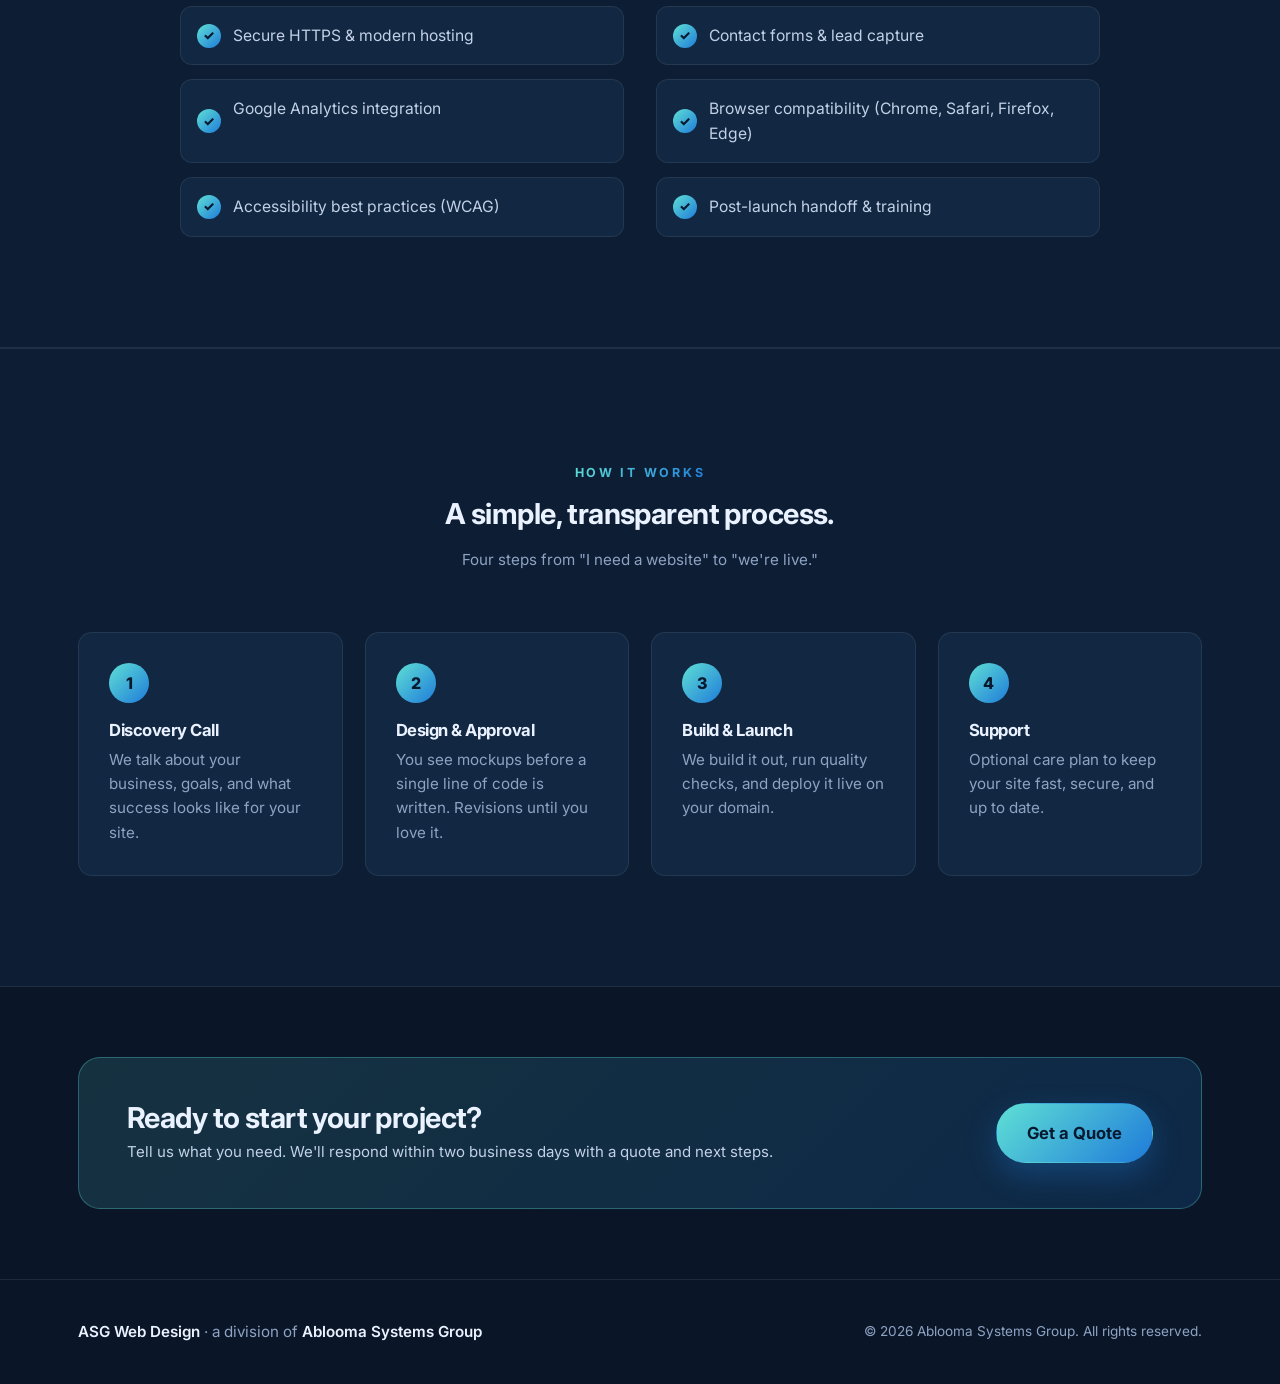
<file: services.html>
<!DOCTYPE html>
<html lang="en">
<head>
  <meta charset="UTF-8" />
  <meta name="viewport" content="width=device-width, initial-scale=1.0" />
  <title>Services | ASG Web Design</title>
  <meta name="description" content="Custom web design, development, e-commerce, SEO, and ongoing support for any small business, from ASG Web Design." />
  <link rel="icon" type="image/svg+xml" href="favicon.svg" />
  <link rel="alternate icon" type="image/png" href="albooma_logo_square_dark.png" />
  <link rel="stylesheet" href="styles.css" />
  <link rel="preconnect" href="https://fonts.googleapis.com" />
  <link rel="preconnect" href="https://fonts.gstatic.com" crossorigin />
  <link href="https://fonts.googleapis.com/css2?family=Bricolage+Grotesque:opsz,wght@12..96,400..800&family=Inter:wght@400;500;600;700;800&family=Instrument+Serif:ital@0;1&display=swap" rel="stylesheet" />
</head>
<body>
  <header class="site-header">
    <div class="container nav">
      <a href="index.html" class="logo header-logo" aria-label="ASG Web Design Home">
        <span class="header-logo-pill">
          <img src="albooma_logo_square_dark.png" alt="Ablooma Systems Group" width="48" height="48" />
        </span>
      </a>
      <button class="menu-toggle" id="menuToggle" aria-label="Open menu" aria-expanded="false" aria-controls="overlayMenu">
        <span></span><span></span><span></span>
      </button>
    </div>
  </header>

  <nav class="overlay-menu" id="overlayMenu" aria-hidden="true">
    <div class="overlay-inner">
      <ul class="overlay-nav">
        <li><a href="index.html">Home</a></li>
        <li><a href="services.html" class="active">Services</a></li>
        <li><a href="why.html">Why ASG</a></li>
        <li><a href="contact.html">Contact</a></li>
      </ul>
      <div class="overlay-meta">
        <span>ASG Web Design · a division of Ablooma Systems Group</span>
        <a href="mailto:ian12baker@gmail.com">ian12baker@gmail.com</a>
      </div>
    </div>
  </nav>

  <main>
    <section class="page-hero">
      <div class="hero-shapes" aria-hidden="true">
        <svg class="constellation" viewBox="0 0 1200 500" preserveAspectRatio="xMidYMid slice">
          <g class="c-lines">
            <line x1="80" y1="80" x2="300" y2="50"/>
            <line x1="300" y1="50" x2="550" y2="110"/>
            <line x1="550" y1="110" x2="820" y2="70"/>
            <line x1="820" y1="70" x2="1050" y2="130"/>
            <line x1="1050" y1="130" x2="1140" y2="320"/>
            <line x1="1140" y1="320" x2="920" y2="420"/>
            <line x1="920" y1="420" x2="650" y2="380"/>
            <line x1="650" y1="380" x2="380" y2="440"/>
            <line x1="380" y1="440" x2="130" y2="380"/>
            <line x1="130" y1="380" x2="60" y2="250"/>
            <line x1="60" y1="250" x2="80" y2="80"/>
            <line x1="300" y1="50" x2="440" y2="220"/>
            <line x1="440" y1="220" x2="650" y2="380"/>
            <line x1="820" y1="70" x2="760" y2="240"/>
            <line x1="760" y1="240" x2="920" y2="420"/>
            <line x1="440" y1="220" x2="760" y2="240"/>
          </g>
          <g class="c-dots">
            <circle cx="80" cy="80" r="2.5"/>
            <circle cx="300" cy="50" r="2"/>
            <circle cx="550" cy="110" r="3.5" class="c-glow"/>
            <circle cx="820" cy="70" r="2.5"/>
            <circle cx="1050" cy="130" r="2"/>
            <circle cx="1140" cy="320" r="2.5"/>
            <circle cx="920" cy="420" r="3.5" class="c-glow"/>
            <circle cx="650" cy="380" r="2.5"/>
            <circle cx="380" cy="440" r="2"/>
            <circle cx="130" cy="380" r="2.5"/>
            <circle cx="60" cy="250" r="2"/>
            <circle cx="440" cy="220" r="3.5" class="c-glow"/>
            <circle cx="760" cy="240" r="2.5"/>
            <circle cx="250" cy="280" r="1.8"/>
            <circle cx="920" cy="290" r="2"/>
            <circle cx="550" cy="320" r="1.8"/>
          </g>
        </svg>
      </div>
      <div class="container">
        <span class="eyebrow">Services</span>
        <h1>End-to-end web design, <span class="gradient-text">built to grow with you.</span></h1>
        <p class="lead">From your first landing page to a full-scale e-commerce site, ASG handles every step: design, development, launch, and support.</p>
      </div>
    </section>

    <section class="section">
      <div class="container">
        <div class="section-head reveal">
          <span class="eyebrow">Core Services</span>
          <h2>What you can hire us to do.</h2>
        </div>
        <div class="cards">
          <article class="card">
            <div class="card-icon">01</div>
            <h3>Custom Web Design</h3>
            <p>Unique, on-brand designs crafted from scratch. No cookie-cutter templates. Built around your customers and goals.</p>
          </article>
          <article class="card">
            <div class="card-icon">02</div>
            <h3>Development &amp; Launch</h3>
            <p>Hand-coded or modern frameworks, deployed and ready to scale. We handle hosting, domains, and the technical stack.</p>
          </article>
          <article class="card">
            <div class="card-icon">03</div>
            <h3>E-Commerce</h3>
            <p>Sell products or services with secure checkout, payments, and inventory. Stripe, Shopify, or custom: we'll recommend what fits.</p>
          </article>
          <article class="card">
            <div class="card-icon">04</div>
            <h3>SEO &amp; Performance</h3>
            <p>Optimized for Google, lightning-fast on every device, and easy for your customers to find. Every page tuned for speed.</p>
          </article>
          <article class="card">
            <div class="card-icon">05</div>
            <h3>Redesigns</h3>
            <p>Bring an outdated site up to modern standards without losing what already works. Keep your SEO, refresh your look.</p>
          </article>
          <article class="card">
            <div class="card-icon">06</div>
            <h3>Ongoing Support</h3>
            <p>Monthly care plans for updates, backups, security patches, and content changes. Sleep well at night.</p>
          </article>
        </div>
      </div>
    </section>

    <section class="section section-alt">
      <div class="container">
        <div class="section-head reveal">
          <span class="eyebrow">Every ASG Site Includes</span>
          <h2>The standard we ship at, no matter the project size.</h2>
        </div>
        <ul class="feature-list">
          <li>100% custom design, never a template</li>
          <li>Mobile-first responsive layout</li>
          <li>Sub-2-second load times on every device</li>
          <li>On-page SEO setup &amp; meta tagging</li>
          <li>Secure HTTPS &amp; modern hosting</li>
          <li>Contact forms &amp; lead capture</li>
          <li>Google Analytics integration</li>
          <li>Browser compatibility (Chrome, Safari, Firefox, Edge)</li>
          <li>Accessibility best practices (WCAG)</li>
          <li>Post-launch handoff &amp; training</li>
        </ul>
      </div>
    </section>

    <section class="section section-alt">
      <div class="container">
        <div class="section-head reveal">
          <span class="eyebrow">How It Works</span>
          <h2>A simple, transparent process.</h2>
          <p>Four steps from "I need a website" to "we're live."</p>
        </div>
        <ol class="steps">
          <li>
            <span class="step-num">1</span>
            <h3>Discovery Call</h3>
            <p>We talk about your business, goals, and what success looks like for your site.</p>
          </li>
          <li>
            <span class="step-num">2</span>
            <h3>Design &amp; Approval</h3>
            <p>You see mockups before a single line of code is written. Revisions until you love it.</p>
          </li>
          <li>
            <span class="step-num">3</span>
            <h3>Build &amp; Launch</h3>
            <p>We build it out, run quality checks, and deploy it live on your domain.</p>
          </li>
          <li>
            <span class="step-num">4</span>
            <h3>Support</h3>
            <p>Optional care plan to keep your site fast, secure, and up to date.</p>
          </li>
        </ol>
      </div>
    </section>

    <section class="section-cta">
      <div class="container">
        <div class="cta-band">
          <div>
            <h2>Ready to start your project?</h2>
            <p>Tell us what you need. We'll respond within two business days with a quote and next steps.</p>
          </div>
          <a href="contact.html" class="btn btn-primary btn-lg">Get a Quote</a>
        </div>
      </div>
    </section>
  </main>

  <footer class="site-footer">
    <div class="container footer-inner">
      <div class="footer-brand">
        <p class="footer-tagline"><strong>ASG Web Design</strong> · a division of <strong>Ablooma Systems Group</strong></p>
      </div>
      <p class="copyright">&copy; <span id="year"></span> Ablooma Systems Group. All rights reserved.</p>
    </div>
  </footer>

  <script src="script.js"></script>
</body>
</html>
</file>
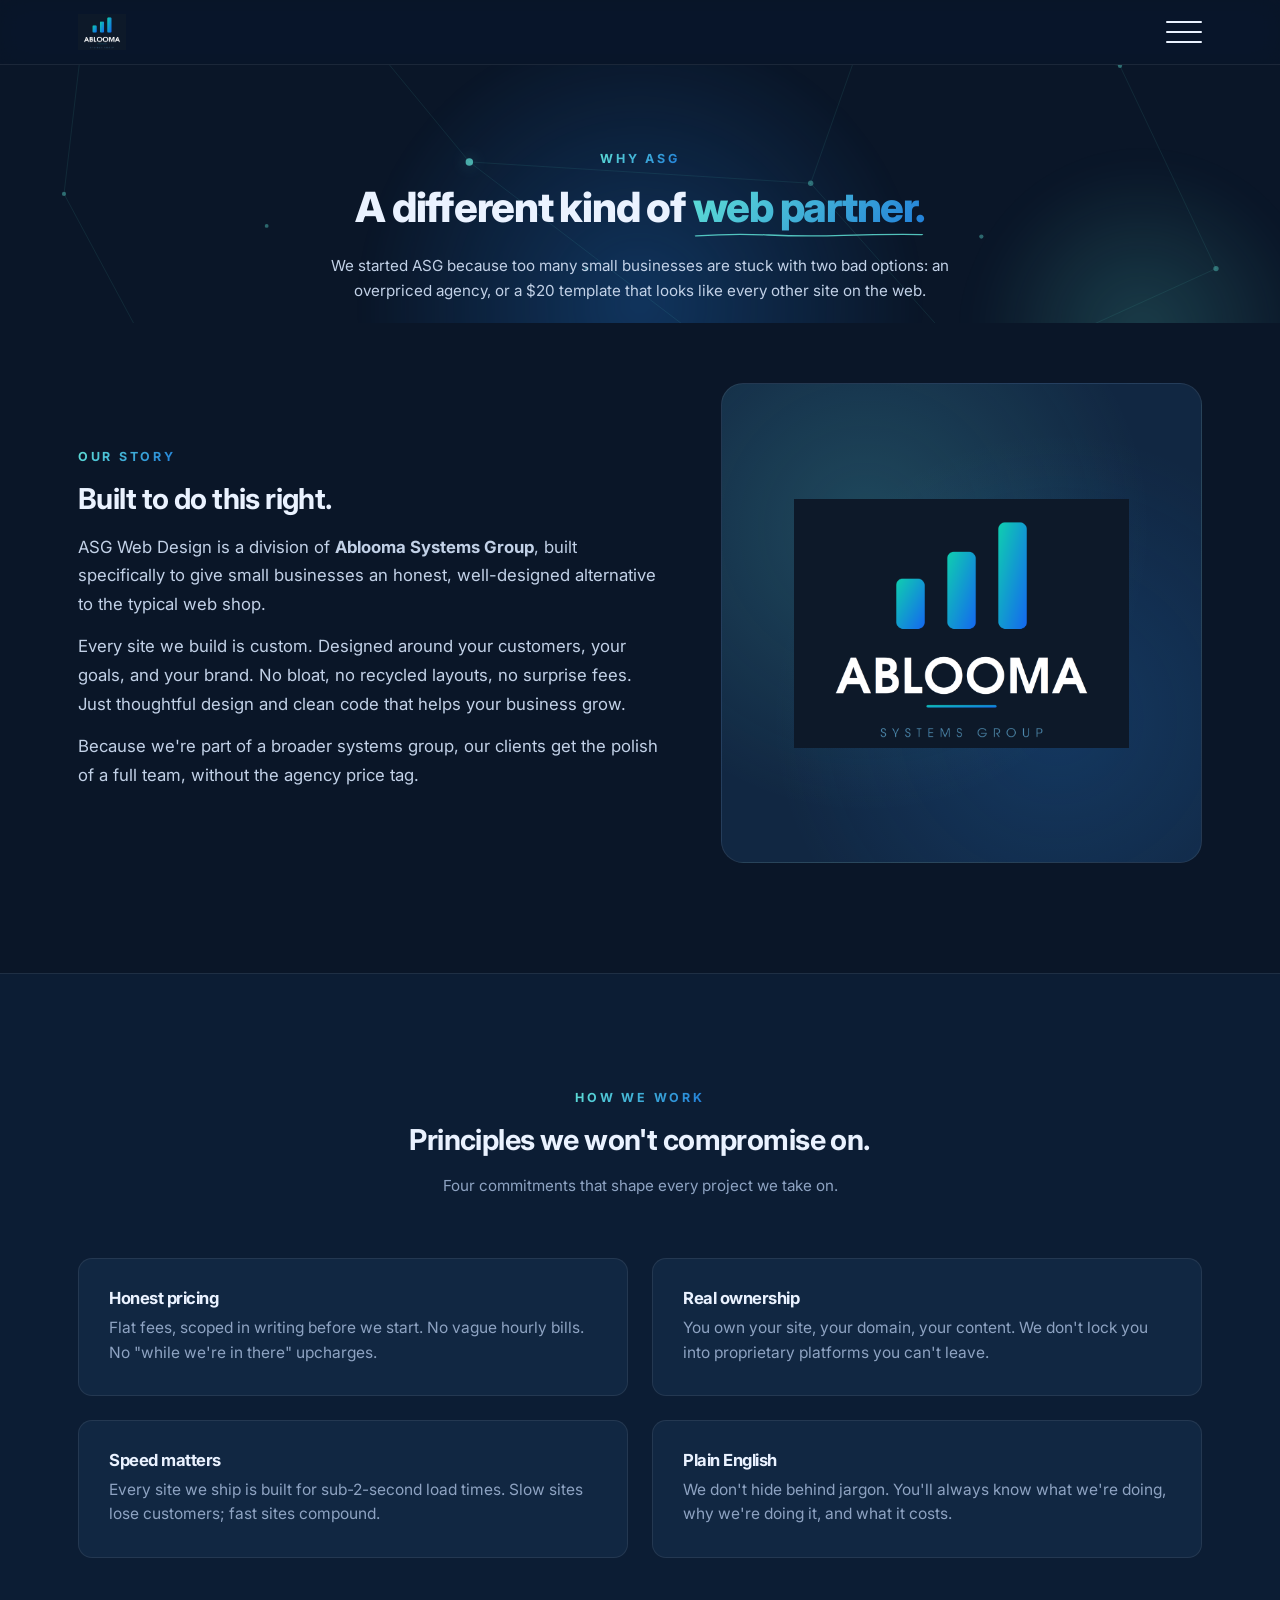
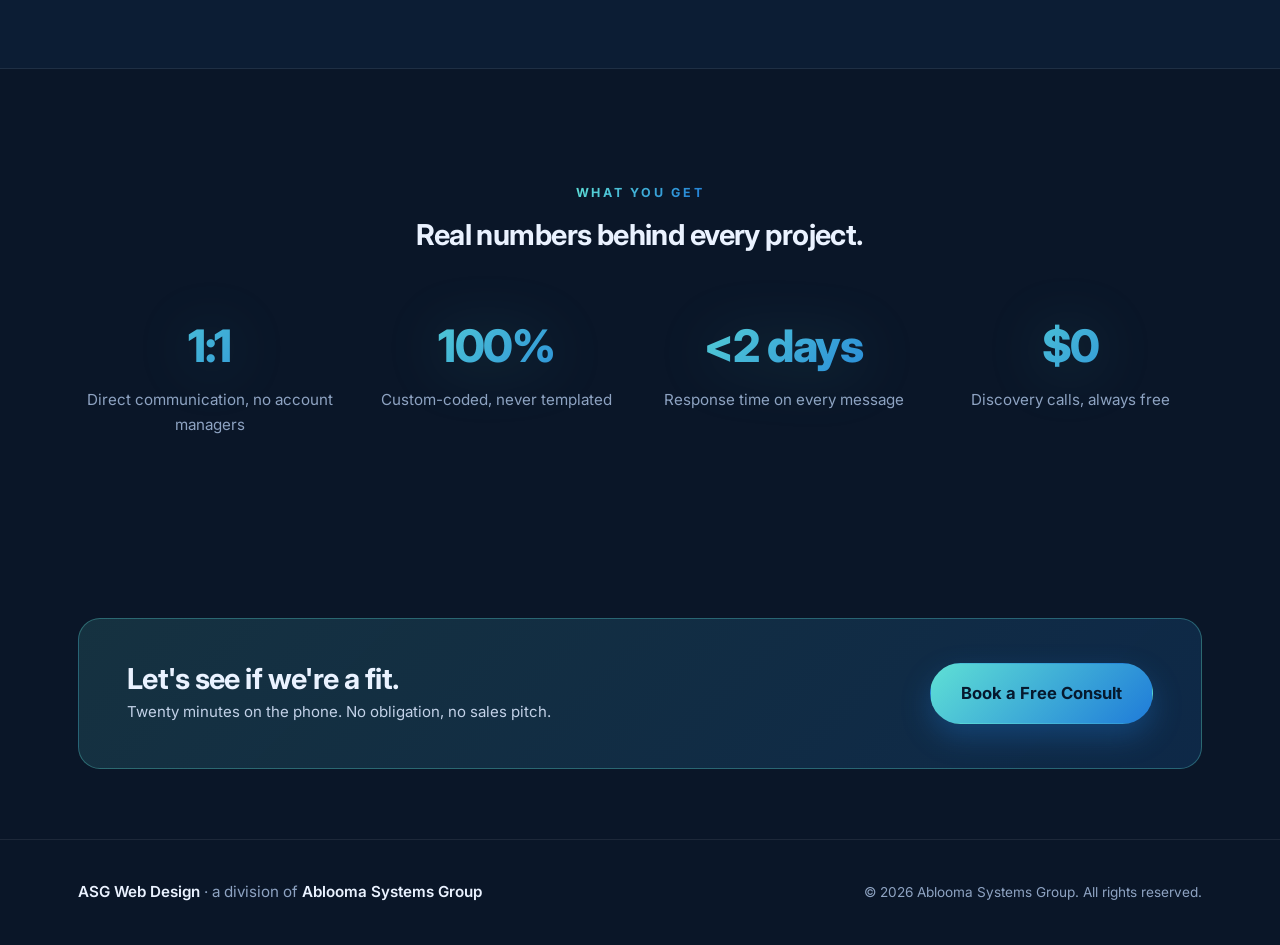
<file: why.html>
<!DOCTYPE html>
<html lang="en">
<head>
  <meta charset="UTF-8" />
  <meta name="viewport" content="width=device-width, initial-scale=1.0" />
  <title>Why ASG | Why Choose ASG Web Design</title>
  <meta name="description" content="Why ASG Web Design: our story, our principles, and what we stand for." />
  <link rel="icon" type="image/svg+xml" href="favicon.svg" />
  <link rel="alternate icon" type="image/png" href="albooma_logo_square_dark.png" />
  <link rel="stylesheet" href="styles.css" />
  <link rel="preconnect" href="https://fonts.googleapis.com" />
  <link rel="preconnect" href="https://fonts.gstatic.com" crossorigin />
  <link href="https://fonts.googleapis.com/css2?family=Bricolage+Grotesque:opsz,wght@12..96,400..800&family=Inter:wght@400;500;600;700;800&family=Instrument+Serif:ital@0;1&display=swap" rel="stylesheet" />
</head>
<body>
  <header class="site-header">
    <div class="container nav">
      <a href="index.html" class="logo header-logo" aria-label="ASG Web Design Home">
        <span class="header-logo-pill">
          <img src="albooma_logo_square_dark.png" alt="Ablooma Systems Group" width="48" height="48" />
        </span>
      </a>
      <button class="menu-toggle" id="menuToggle" aria-label="Open menu" aria-expanded="false" aria-controls="overlayMenu">
        <span></span><span></span><span></span>
      </button>
    </div>
  </header>

  <nav class="overlay-menu" id="overlayMenu" aria-hidden="true">
    <div class="overlay-inner">
      <ul class="overlay-nav">
        <li><a href="index.html">Home</a></li>
        <li><a href="services.html">Services</a></li>
        <li><a href="why.html" class="active">Why ASG</a></li>
        <li><a href="contact.html">Contact</a></li>
      </ul>
      <div class="overlay-meta">
        <span>ASG Web Design · a division of Ablooma Systems Group</span>
        <a href="mailto:ian12baker@gmail.com">ian12baker@gmail.com</a>
      </div>
    </div>
  </nav>

  <main>
    <section class="page-hero">
      <div class="hero-shapes" aria-hidden="true">
        <svg class="constellation" viewBox="0 0 1200 500" preserveAspectRatio="xMidYMid slice">
          <g class="c-lines">
            <line x1="80" y1="80" x2="300" y2="50"/>
            <line x1="300" y1="50" x2="550" y2="110"/>
            <line x1="550" y1="110" x2="820" y2="70"/>
            <line x1="820" y1="70" x2="1050" y2="130"/>
            <line x1="1050" y1="130" x2="1140" y2="320"/>
            <line x1="1140" y1="320" x2="920" y2="420"/>
            <line x1="920" y1="420" x2="650" y2="380"/>
            <line x1="650" y1="380" x2="380" y2="440"/>
            <line x1="380" y1="440" x2="130" y2="380"/>
            <line x1="130" y1="380" x2="60" y2="250"/>
            <line x1="60" y1="250" x2="80" y2="80"/>
            <line x1="300" y1="50" x2="440" y2="220"/>
            <line x1="440" y1="220" x2="650" y2="380"/>
            <line x1="820" y1="70" x2="760" y2="240"/>
            <line x1="760" y1="240" x2="920" y2="420"/>
            <line x1="440" y1="220" x2="760" y2="240"/>
          </g>
          <g class="c-dots">
            <circle cx="80" cy="80" r="2.5"/>
            <circle cx="300" cy="50" r="2"/>
            <circle cx="550" cy="110" r="3.5" class="c-glow"/>
            <circle cx="820" cy="70" r="2.5"/>
            <circle cx="1050" cy="130" r="2"/>
            <circle cx="1140" cy="320" r="2.5"/>
            <circle cx="920" cy="420" r="3.5" class="c-glow"/>
            <circle cx="650" cy="380" r="2.5"/>
            <circle cx="380" cy="440" r="2"/>
            <circle cx="130" cy="380" r="2.5"/>
            <circle cx="60" cy="250" r="2"/>
            <circle cx="440" cy="220" r="3.5" class="c-glow"/>
            <circle cx="760" cy="240" r="2.5"/>
            <circle cx="250" cy="280" r="1.8"/>
            <circle cx="920" cy="290" r="2"/>
            <circle cx="550" cy="320" r="1.8"/>
          </g>
        </svg>
      </div>
      <div class="container">
        <span class="eyebrow">Why ASG</span>
        <h1>A different kind of <span class="gradient-text">web partner.</span></h1>
        <p class="lead">We started ASG because too many small businesses are stuck with two bad options: an overpriced agency, or a $20 template that looks like every other site on the web.</p>
      </div>
    </section>

    <section class="section">
      <div class="container about-grid">
        <div>
          <span class="eyebrow">Our Story</span>
          <h2>Built to do this right.</h2>
          <p>ASG Web Design is a division of <strong>Ablooma Systems Group</strong>, built specifically to give small businesses an honest, well-designed alternative to the typical web shop.</p>
          <p>Every site we build is custom. Designed around your customers, your goals, and your brand. No bloat, no recycled layouts, no surprise fees. Just thoughtful design and clean code that helps your business grow.</p>
          <p>Because we're part of a broader systems group, our clients get the polish of a full team, without the agency price tag.</p>
        </div>
        <div class="about-visual" aria-hidden="true">
          <img src="albooma_logo_square_dark.png" alt="" />
        </div>
      </div>
    </section>

    <section class="section section-alt">
      <div class="container">
        <div class="section-head reveal">
          <span class="eyebrow">How We Work</span>
          <h2>Principles we won't compromise on.</h2>
          <p>Four commitments that shape every project we take on.</p>
        </div>
        <div class="principles">
          <div class="principle">
            <h3>Honest pricing</h3>
            <p>Flat fees, scoped in writing before we start. No vague hourly bills. No "while we're in there" upcharges.</p>
          </div>
          <div class="principle">
            <h3>Real ownership</h3>
            <p>You own your site, your domain, your content. We don't lock you into proprietary platforms you can't leave.</p>
          </div>
          <div class="principle">
            <h3>Speed matters</h3>
            <p>Every site we ship is built for sub-2-second load times. Slow sites lose customers; fast sites compound.</p>
          </div>
          <div class="principle">
            <h3>Plain English</h3>
            <p>We don't hide behind jargon. You'll always know what we're doing, why we're doing it, and what it costs.</p>
          </div>
        </div>
      </div>
    </section>

<section class="section">
      <div class="container">
        <div class="section-head reveal">
          <span class="eyebrow">What You Get</span>
          <h2>Real numbers behind every project.</h2>
        </div>
        <div class="stats">
          <div class="stat"><span class="stat-value">1:1</span><span class="stat-label">Direct communication, no account managers</span></div>
          <div class="stat"><span class="stat-value">100%</span><span class="stat-label">Custom-coded, never templated</span></div>
          <div class="stat"><span class="stat-value">&lt;2 days</span><span class="stat-label">Response time on every message</span></div>
          <div class="stat"><span class="stat-value">$0</span><span class="stat-label">Discovery calls, always free</span></div>
        </div>
      </div>
    </section>

    <section class="section-cta">
      <div class="container">
        <div class="cta-band">
          <div>
            <h2>Let's see if we're a fit.</h2>
            <p>Twenty minutes on the phone. No obligation, no sales pitch.</p>
          </div>
          <a href="contact.html" class="btn btn-primary btn-lg">Book a Free Consult</a>
        </div>
      </div>
    </section>
  </main>

  <footer class="site-footer">
    <div class="container footer-inner">
      <div class="footer-brand">
        <p class="footer-tagline"><strong>ASG Web Design</strong> · a division of <strong>Ablooma Systems Group</strong></p>
      </div>
      <p class="copyright">&copy; <span id="year"></span> Ablooma Systems Group. All rights reserved.</p>
    </div>
  </footer>

  <script src="script.js"></script>
</body>
</html>
</file>
<file: styles.css>
:root {
  --bg: #0a1628;
  --bg-alt: #0c1d34;
  --surface: #112742;
  --surface-2: #173052;
  --text: #eaf2ff;
  --text-soft: #c2d1e7;
  --muted: #8ea3c2;
  --brand: #1f7bd9;
  --brand-2: #5fe0d5;
  --accent: #4da8e0;
  --border: rgba(255, 255, 255, 0.08);
  --border-strong: rgba(255, 255, 255, 0.14);
  --radius: 14px;
  --radius-lg: 22px;
  --shadow: 0 24px 60px rgba(0, 0, 0, 0.45);
  --container: 1180px;
  --easing: cubic-bezier(0.22, 1, 0.36, 1);
}

* { box-sizing: border-box; }
html { scroll-behavior: smooth; }

body {
  margin: 0;
  font-family: 'Inter', -apple-system, BlinkMacSystemFont, 'Segoe UI', Roboto, sans-serif;
  background: var(--bg);
  color: var(--text);
  line-height: 1.6;
  -webkit-font-smoothing: antialiased;
  overflow-x: hidden;
}

body.menu-open { overflow: hidden; }

.container { max-width: var(--container); margin: 0 auto; padding: 0 28px; }

h1, h2, h3, h4 {
  margin: 0 0 16px;
  line-height: 1.1;
  letter-spacing: -0.03em;
  font-weight: 700;
}
h1 { font-size: clamp(1.6rem, 3.4vw, 2.6rem); font-weight: 800; letter-spacing: -0.03em; }
h2 { font-size: clamp(1.3rem, 2.4vw, 1.8rem); letter-spacing: -0.02em; }
h3 { font-size: 1.04rem; }
h4 { font-size: 0.95rem; }
p { color: var(--text-soft); margin: 0 0 14px; font-size: 0.94rem; }

a { color: inherit; text-decoration: none; }

.eyebrow {
  display: inline-block;
  font-size: 0.78rem;
  letter-spacing: 0.22em;
  text-transform: uppercase;
  background: linear-gradient(135deg, var(--brand-2), var(--brand));
  -webkit-background-clip: text;
  background-clip: text;
  -webkit-text-fill-color: transparent;
  margin-bottom: 16px;
  font-weight: 700;
}

.status-badge {
  display: inline-flex;
  align-items: center;
  gap: 12px;
  padding: 8px 16px 8px 12px;
  background: rgba(95, 224, 213, 0.06);
  border: 1px solid rgba(95, 224, 213, 0.28);
  border-radius: 999px;
  font-size: 0.84rem;
  font-weight: 600;
  color: var(--text-soft);
  margin-bottom: 24px;
  backdrop-filter: blur(8px);
  -webkit-backdrop-filter: blur(8px);
}
.status-dot {
  width: 8px;
  height: 8px;
  border-radius: 50%;
  background: var(--brand-2);
  box-shadow: 0 0 0 4px rgba(95, 224, 213, 0.18);
  animation: dotPulse 2s ease-in-out infinite;
}
@keyframes dotPulse {
  0%, 100% { box-shadow: 0 0 0 4px rgba(95, 224, 213, 0.18); }
  50% { box-shadow: 0 0 0 10px rgba(95, 224, 213, 0.04); }
}

.gradient-text {
  background: linear-gradient(135deg, var(--brand-2), var(--brand));
  -webkit-background-clip: text;
  background-clip: text;
  -webkit-text-fill-color: transparent;
  position: relative;
  display: inline-block;
  padding-bottom: 0.18em;
}
.gradient-text::after {
  content: '';
  position: absolute;
  left: 0;
  right: 0;
  bottom: 0;
  height: 0.16em;
  background-image: url("data:image/svg+xml;utf8,<svg xmlns='http://www.w3.org/2000/svg' viewBox='0 0 200 14' preserveAspectRatio='none'><path d='M3 9 Q 35 3 65 7 T 130 8 T 197 6' stroke='%235fe0d5' stroke-width='3' fill='none' stroke-linecap='round'/></svg>");
  background-size: 100% 100%;
  background-repeat: no-repeat;
  opacity: 0.85;
  pointer-events: none;
}

/* Header */
.site-header {
  position: sticky;
  top: 0;
  z-index: 1001;
  background: rgba(10, 22, 40, 0.72);
  backdrop-filter: saturate(160%) blur(14px);
  -webkit-backdrop-filter: saturate(160%) blur(14px);
  border-bottom: 1px solid var(--border);
}
.nav { display: flex; align-items: center; justify-content: space-between; padding: 14px 28px; }

.logo { display: inline-flex; align-items: center; gap: 10px; font-weight: 700; }
.header-logo-pill {
  display: inline-flex;
  align-items: flex-start;
  justify-content: center;
  width: 48px;
  height: 36px;
  overflow: hidden;
}
.header-logo-pill img { display: block; width: 48px; height: 48px; }
.header-logo:hover .header-logo-pill { transform: translateY(-1px); transition: transform 0.2s var(--easing); }

/* Hamburger */
.menu-toggle {
  position: relative;
  z-index: 1003;
  display: inline-flex;
  flex-direction: column;
  justify-content: space-between;
  width: 36px;
  height: 22px;
  padding: 0;
  background: transparent;
  border: 0;
  cursor: pointer;
}
.menu-toggle span {
  display: block;
  width: 100%;
  height: 2px;
  background: var(--text);
  border-radius: 2px;
  transition: transform 0.35s var(--easing), opacity 0.2s ease, background 0.2s ease;
  transform-origin: center;
}
.menu-toggle:hover span { background: var(--brand-2); }
body.menu-open .menu-toggle span:nth-child(1) { transform: translateY(10px) rotate(45deg); }
body.menu-open .menu-toggle span:nth-child(2) { opacity: 0; transform: scaleX(0.4); }
body.menu-open .menu-toggle span:nth-child(3) { transform: translateY(-10px) rotate(-45deg); }

/* Overlay menu */
.overlay-menu {
  position: fixed;
  inset: 0;
  z-index: 1000;
  background:
    radial-gradient(circle at 20% 10%, rgba(95, 224, 213, 0.10), transparent 50%),
    radial-gradient(circle at 80% 90%, rgba(31, 123, 217, 0.14), transparent 55%),
    var(--bg);
  visibility: hidden;
  opacity: 0;
  transition: opacity 0.4s var(--easing), visibility 0s linear 0.4s;
  display: grid;
  place-items: center;
  padding: 40px 28px;
}
body.menu-open .overlay-menu { visibility: visible; opacity: 1; transition: opacity 0.4s var(--easing); }

.overlay-inner { width: 100%; max-width: 720px; text-align: center; }
.overlay-nav { list-style: none; padding: 0; margin: 0 0 48px; display: grid; gap: 6px; }
.overlay-nav li { overflow: hidden; }
.overlay-nav a {
  display: inline-block;
  font-size: clamp(2rem, 5.6vw, 3.4rem);
  font-weight: 800;
  letter-spacing: -0.035em;
  color: var(--text);
  padding: 6px 0;
  transition: transform 0.3s var(--easing), color 0.2s ease;
  transform: translateY(20px);
  opacity: 0;
}
body.menu-open .overlay-nav a { transform: translateY(0); opacity: 1; }
body.menu-open .overlay-nav li:nth-child(1) a { transition-delay: 0.05s; }
body.menu-open .overlay-nav li:nth-child(2) a { transition-delay: 0.10s; }
body.menu-open .overlay-nav li:nth-child(3) a { transition-delay: 0.15s; }
body.menu-open .overlay-nav li:nth-child(4) a { transition-delay: 0.20s; }
body.menu-open .overlay-nav li:nth-child(5) a { transition-delay: 0.25s; }
.overlay-nav a:hover { color: var(--brand-2); }
.overlay-nav a.active {
  background: linear-gradient(135deg, var(--brand-2), var(--brand));
  -webkit-background-clip: text;
  background-clip: text;
  -webkit-text-fill-color: transparent;
}

.overlay-meta {
  display: flex;
  flex-direction: column;
  gap: 6px;
  color: var(--muted);
  font-size: 0.95rem;
  opacity: 0;
  transform: translateY(20px);
  transition: opacity 0.4s var(--easing) 0.3s, transform 0.4s var(--easing) 0.3s;
}
body.menu-open .overlay-meta { opacity: 1; transform: translateY(0); }
.overlay-meta a { color: var(--brand-2); }
.overlay-meta a:hover { text-decoration: underline; }

/* Buttons */
.btn {
  display: inline-flex;
  align-items: center;
  justify-content: center;
  gap: 8px;
  padding: 14px 26px;
  border-radius: 999px;
  font-weight: 600;
  font-size: 0.98rem;
  border: 1px solid transparent;
  cursor: pointer;
  transition: transform 0.18s var(--easing), box-shadow 0.25s ease, background 0.25s ease, color 0.2s ease;
  font-family: inherit;
}
.btn-primary {
  background: linear-gradient(135deg, var(--brand-2), var(--brand));
  color: #06192e;
  font-weight: 700;
  box-shadow: 0 12px 30px rgba(31, 123, 217, 0.32);
}
.btn-primary:hover { transform: translateY(-2px); box-shadow: 0 18px 38px rgba(95, 224, 213, 0.32); }
.btn-ghost { background: transparent; color: var(--text); border-color: var(--border-strong); }
.btn-ghost:hover { background: var(--surface); border-color: var(--brand-2); }
.btn-lg { padding: 16px 30px; font-size: 1.04rem; }
.btn-block { width: 100%; }

/* Sections */
.section { padding: 110px 0; }
.section-tight { padding: 80px 0; }
.section-alt { background: var(--bg-alt); border-top: 1px solid var(--border); border-bottom: 1px solid var(--border); }
.section-head { text-align: center; max-width: 720px; margin: 0 auto 60px; }
.section-head p { font-size: 0.95rem; color: var(--muted); }

/* Page hero (subpages) */
.page-hero {
  padding: 80px 0 20px;
  text-align: center;
  position: relative;
  overflow: hidden;
}
.page-hero + .section,
.page-hero + .section-tight { padding-top: 60px; }
.page-hero > .container { position: relative; z-index: 2; }
.page-hero::before {
  content: '';
  position: absolute;
  top: -160px; left: 50%;
  width: 800px; height: 800px;
  background: radial-gradient(closest-side, rgba(31, 123, 217, 0.30), transparent 70%);
  transform: translateX(-50%);
  pointer-events: none;
  animation: drift 18s ease-in-out infinite;
  filter: blur(8px);
}
.page-hero::after {
  content: '';
  position: absolute;
  top: 10%; right: -8%;
  width: 480px; height: 480px;
  background: radial-gradient(closest-side, rgba(95, 224, 213, 0.20), transparent 70%);
  pointer-events: none;
  animation: drift2 22s -4s ease-in-out infinite;
  filter: blur(18px);
}
.page-hero h1 { max-width: 820px; margin-left: auto; margin-right: auto; }
.page-hero .lead { font-size: 0.95rem; color: var(--text-soft); max-width: 620px; margin: 0 auto; }

/* Home hero — typography-driven, minimal decoration */
.hero {
  padding: 110px 0 100px;
  position: relative;
  overflow: hidden;
  background:
    radial-gradient(at 30% 20%, rgba(31, 123, 217, 0.10), transparent 60%),
    radial-gradient(at 75% 80%, rgba(95, 224, 213, 0.08), transparent 60%);
}
.hero > .container { position: relative; z-index: 2; max-width: 1100px; }
.hero-typography h1 {
  font-size: clamp(1.9rem, 4.4vw, 3.4rem);
  max-width: 22ch;
  margin-bottom: 16px;
}
.hero-typography .hero-tagline { max-width: 640px; font-size: 1.08rem; }
.hero-typography .lead { max-width: 600px; }
.hero-typography .hero-points { max-width: 600px; }

/* Floating decorative shapes */
.hero-shapes {
  position: absolute;
  inset: 0;
  z-index: 1;
  pointer-events: none;
  overflow: hidden;
}
/* Decorated sections (Difference, Pricing) */
.section-decorated { position: relative; overflow: hidden; }
.section-decorated > .container { position: relative; z-index: 2; }
.section-deco {
  position: absolute;
  inset: 0;
  z-index: 0;
  pointer-events: none;
}
.section-deco svg { width: 100%; height: 100%; display: block; }

/* Streaks (The Difference section) */
.section-deco-streaks line {
  stroke: rgba(95, 224, 213, 0.45);
  stroke-width: 1;
  stroke-dasharray: 120 1800;
  fill: none;
  animation: streakFlow var(--d, 18s) linear infinite;
}
.section-deco-streaks line:nth-child(1) { --d: 18s; animation-delay: 0s; }
.section-deco-streaks line:nth-child(2) { --d: 22s; animation-delay: -5s; }
.section-deco-streaks line:nth-child(3) { --d: 16s; animation-delay: -9s; }
.section-deco-streaks line:nth-child(4) { --d: 20s; animation-delay: -13s; }
@keyframes streakFlow {
  to { stroke-dashoffset: -1920; }
}

/* Rings (Pricing section) */
.section-deco-rings circle {
  fill: none;
  stroke-width: 1;
  transform-box: fill-box;
  transform-origin: center;
  animation: ringSpin 60s linear infinite;
}
.section-deco-rings circle:nth-child(1) {
  stroke: rgba(95, 224, 213, 0.24);
  stroke-dasharray: 40 30;
  animation-duration: 50s;
}
.section-deco-rings circle:nth-child(2) {
  stroke: rgba(95, 224, 213, 0.18);
  stroke-dasharray: 50 40;
  animation-duration: 80s;
  animation-direction: reverse;
}
.section-deco-rings circle:nth-child(3) {
  stroke: rgba(95, 224, 213, 0.13);
  stroke-dasharray: 60 50;
  animation-duration: 110s;
}
.section-deco-rings circle:nth-child(4) {
  stroke: rgba(95, 224, 213, 0.09);
  stroke-dasharray: 70 60;
  animation-duration: 140s;
  animation-direction: reverse;
}
@keyframes ringSpin {
  to { transform: rotate(360deg); }
}

@media (prefers-reduced-motion: reduce) {
  .section-deco-streaks line, .section-deco-rings circle { animation: none !important; }
}

/* Constellation network */
.constellation {
  position: absolute;
  inset: 0;
  width: 100%;
  height: 100%;
  pointer-events: none;
  animation: constellationDrift 28s ease-in-out infinite;
}
.c-lines line {
  stroke: rgba(95, 224, 213, 0.11);
  stroke-width: 0.8;
  stroke-linecap: round;
}
.c-dots circle {
  fill: rgba(95, 224, 213, 0.4);
}
.c-dots circle.c-glow {
  fill: rgba(95, 224, 213, 0.72);
  filter: drop-shadow(0 0 7px rgba(95, 224, 213, 0.45));
  animation: starPulse 4s ease-in-out infinite;
}
.c-dots circle.c-glow:nth-of-type(1) { animation-delay: 0s; }
.c-dots circle.c-glow:nth-of-type(2) { animation-delay: 1.6s; }
.c-dots circle.c-glow:nth-of-type(3) { animation-delay: 3.2s; }

@keyframes constellationDrift {
  0%, 100% { transform: translate(0, 0); }
  50% { transform: translate(-18px, 12px); }
}
@keyframes starPulse {
  0%, 100% { opacity: 0.7; }
  50% { opacity: 1; }
}

@media (prefers-reduced-motion: reduce) {
  .constellation, .c-glow { animation: none !important; }
}

@media (prefers-reduced-motion: reduce) {
  .shape { animation: none !important; }
}
.hero > .container > div:first-child > * {
  animation: heroIn 0.9s var(--easing) backwards;
}
.hero > .container > div:first-child > *:nth-child(1) { animation-delay: 0.10s; }
.hero > .container > div:first-child > *:nth-child(2) { animation-delay: 0.20s; }
.hero > .container > div:first-child > *:nth-child(3) { animation-delay: 0.30s; }
.hero > .container > div:first-child > *:nth-child(4) { animation-delay: 0.40s; }
.hero > .container > div:first-child > *:nth-child(5) { animation-delay: 0.50s; }
@keyframes heroIn {
  from { opacity: 0; transform: translateY(24px); }
  to { opacity: 1; transform: translateY(0); }
}
/* Hero drift orbs removed for cleaner typography-driven look */
.hero-grid { display: grid; grid-template-columns: 1.05fr 0.95fr; gap: 64px; align-items: center; }
.hero h1 { margin-bottom: 22px; }
.lead { font-size: 0.98rem; color: var(--text-soft); margin-bottom: 24px; max-width: 540px; }
.hero-tagline {
  font-size: 1.05rem;
  font-weight: 500;
  color: var(--text);
  margin: 2px 0 16px;
  max-width: 540px;
  line-height: 1.45;
}
.hero-tagline strong {
  font-weight: 700;
  background: linear-gradient(135deg, var(--brand-2), var(--brand));
  -webkit-background-clip: text;
  background-clip: text;
  -webkit-text-fill-color: transparent;
}
.hero-cta { display: flex; gap: 12px; flex-wrap: wrap; margin-bottom: 32px; }
.hero-points { list-style: none; padding: 0; margin: 0; display: grid; gap: 10px; color: var(--muted); font-size: 0.95rem; }
.hero-points li::before { content: '✓'; color: var(--brand-2); font-weight: 800; margin-right: 12px; }

/* Hero visual */
.hero-visual { display: flex; justify-content: center; }
.bars-art {
  display: flex;
  align-items: flex-end;
  gap: 28px;
  height: 360px;
  width: 320px;
}
.bars-art .bar {
  flex: 1;
  border-radius: 18px;
  background: linear-gradient(180deg, var(--brand-2), var(--brand));
  box-shadow: 0 20px 60px rgba(31, 123, 217, 0.45), 0 0 40px rgba(95, 224, 213, 0.18);
  transform-origin: bottom;
  animation: barRise 1.4s var(--easing) backwards, barGlow 4s ease-in-out infinite;
}
.bars-art .bar:nth-child(1) { height: 45%; opacity: 0.88; animation-delay: 0s, 0s; }
.bars-art .bar:nth-child(2) { height: 70%; opacity: 0.96; animation-delay: 0.18s, 0.6s; }
.bars-art .bar:nth-child(3) { height: 100%; animation-delay: 0.36s, 1.2s; }
@keyframes barRise {
  from { transform: scaleY(0); opacity: 0; }
  to { transform: scaleY(1); }
}
@keyframes barGlow {
  0%, 100% { box-shadow: 0 20px 60px rgba(31, 123, 217, 0.45), 0 0 40px rgba(95, 224, 213, 0.18); }
  50% { box-shadow: 0 24px 70px rgba(31, 123, 217, 0.55), 0 0 60px rgba(95, 224, 213, 0.32); }
}

/* Service cards */
.cards { display: grid; grid-template-columns: repeat(3, 1fr); gap: 24px; }
.cards-4 { grid-template-columns: repeat(4, 1fr); gap: 20px; }
.card {
  background: var(--surface);
  border: 1px solid var(--border);
  border-radius: var(--radius);
  padding: 32px;
  transition: transform 0.25s var(--easing), border-color 0.2s ease, background 0.25s ease;
  position: relative;
  overflow: hidden;
}
.card::before {
  content: '';
  position: absolute;
  inset: 0;
  background: linear-gradient(135deg, rgba(95, 224, 213, 0.06), transparent 60%);
  opacity: 0;
  transition: opacity 0.3s ease;
  pointer-events: none;
}
.card:hover {
  transform: translateY(-6px);
  border-color: rgba(95, 224, 213, 0.55);
  box-shadow: 0 24px 60px rgba(31, 123, 217, 0.22), 0 0 0 1px rgba(95, 224, 213, 0.18);
}
.card:hover::before { opacity: 1; }
.card:hover .card-icon {
  background: linear-gradient(135deg, var(--brand-2), var(--brand));
  color: #06192e;
  transform: scale(1.06);
}
.card-icon { transition: background 0.3s ease, color 0.3s ease, transform 0.3s var(--easing); }
.card-icon {
  display: inline-grid;
  place-items: center;
  width: 48px; height: 48px;
  border-radius: 12px;
  background: linear-gradient(135deg, rgba(95,224,213,0.22), rgba(31,123,217,0.22));
  color: var(--brand-2);
  font-weight: 800;
  margin-bottom: 20px;
  font-size: 0.9rem;
  letter-spacing: 0.06em;
}
.card h3 { margin-bottom: 10px; }
.card p { margin: 0; color: var(--muted); font-size: 0.97rem; }

/* Process steps */
.steps {
  list-style: none;
  padding: 0;
  margin: 0;
  display: grid;
  grid-template-columns: repeat(4, 1fr);
  gap: 22px;
}
.steps li {
  background: var(--surface);
  border: 1px solid var(--border);
  border-radius: var(--radius);
  padding: 30px;
}
.steps h3 { margin-bottom: 8px; }
.steps p { margin: 0; color: var(--muted); font-size: 0.95rem; }
.step-num {
  display: inline-grid;
  place-items: center;
  width: 40px; height: 40px;
  border-radius: 50%;
  background: linear-gradient(135deg, var(--brand-2), var(--brand));
  color: #06192e;
  font-weight: 800;
  margin-bottom: 18px;
}

/* Portfolio */
.portfolio { display: grid; grid-template-columns: repeat(3, 1fr); gap: 26px; }
.portfolio-item {
  background: var(--surface);
  border: 1px solid var(--border);
  border-radius: var(--radius);
  overflow: hidden;
  transition: transform 0.25s var(--easing), border-color 0.2s ease;
}
.portfolio-item:hover { transform: translateY(-5px); border-color: rgba(95, 224, 213, 0.4); }
.portfolio-img { aspect-ratio: 16 / 10; background: var(--surface-2); }
.placeholder-1 { background: linear-gradient(135deg, #1f7bd9, #5fe0d5); }
.placeholder-2 { background: linear-gradient(135deg, #0b2a4d, #4da8e0); }
.placeholder-3 { background: linear-gradient(135deg, #5fe0d5, #1f7bd9); }
.placeholder-4 { background: linear-gradient(135deg, #173052, #5fe0d5); }
.placeholder-5 { background: linear-gradient(135deg, #1f7bd9, #112742); }
.placeholder-6 { background: linear-gradient(135deg, #4da8e0, #5fe0d5); }
.portfolio-meta { padding: 22px; }
.portfolio-meta h3 { margin-bottom: 6px; }
.portfolio-meta p { margin: 0; font-size: 0.95rem; color: var(--muted); }

/* Stats / principles */
.stats { display: grid; grid-template-columns: repeat(4, 1fr); gap: 24px; }
.stat { text-align: center; }

/* Bento stats with varied sizes for visual rhythm */
.stats-6 {
  grid-template-columns: repeat(4, 1fr);
  gap: 18px;
  max-width: 1060px;
  margin: 0 auto;
}
.stats-6 .stat {
  background: var(--surface);
  border: 1px solid var(--border);
  border-radius: var(--radius);
  padding: 34px 24px;
  display: flex;
  flex-direction: column;
  justify-content: center;
  transition: transform 0.25s var(--easing), border-color 0.2s ease, box-shadow 0.3s ease;
}
.stats-6 .stat:hover {
  transform: translateY(-4px);
  border-color: rgba(95, 224, 213, 0.32);
  box-shadow: 0 16px 40px rgba(31, 123, 217, 0.18);
}
.stats-6 .stat-label { line-height: 1.45; }
.stat-featured {
  grid-column: span 2;
  background: linear-gradient(135deg, rgba(95, 224, 213, 0.10), rgba(31, 123, 217, 0.18)) !important;
  border-color: rgba(95, 224, 213, 0.32) !important;
}
.stat-featured .stat-value { font-size: clamp(2.8rem, 5.4vw, 4rem); }
.stat-value {
  display: block;
  font-size: clamp(2rem, 4vw, 2.8rem);
  font-weight: 800;
  letter-spacing: -0.03em;
  background: linear-gradient(135deg, var(--brand-2), var(--brand));
  -webkit-background-clip: text;
  background-clip: text;
  -webkit-text-fill-color: transparent;
  margin-bottom: 4px;
}
.stat-label { color: var(--muted); font-size: 0.95rem; }

/* Stats footnote */
.stats-footnote {
  text-align: center;
  margin: 36px 0 0;
  font-size: 0.82rem;
  color: var(--muted);
  opacity: 0.8;
}

/* Comparison cards */
.comparison-grid {
  display: grid;
  grid-template-columns: repeat(2, 1fr);
  gap: 24px;
}
.compare-card {
  background: var(--surface);
  border: 1px solid var(--border);
  border-radius: var(--radius);
  padding: 36px;
  transition: transform 0.25s var(--easing), border-color 0.2s ease;
}
.compare-card:hover { transform: translateY(-3px); }
.compare-card h3 {
  font-size: 1.4rem;
  margin-bottom: 22px;
}
.compare-card ul {
  list-style: none;
  padding: 0;
  margin: 0;
  display: grid;
  gap: 14px;
}
.compare-card li {
  padding-left: 32px;
  position: relative;
  color: var(--text-soft);
  font-size: 0.98rem;
  line-height: 1.5;
}
.compare-bad { border-color: rgba(239, 68, 68, 0.22); }
.compare-bad h3 { color: #fca5a5; }
.compare-bad li::before {
  content: '✕';
  position: absolute;
  left: 0;
  top: -1px;
  width: 22px;
  height: 22px;
  border-radius: 50%;
  background: rgba(239, 68, 68, 0.18);
  color: #fca5a5;
  display: inline-flex;
  align-items: center;
  justify-content: center;
  font-size: 0.78rem;
  font-weight: 700;
}
.compare-good {
  border-color: rgba(95, 224, 213, 0.38);
  background: linear-gradient(180deg, rgba(95, 224, 213, 0.05), var(--surface));
}
.compare-good h3 {
  background: linear-gradient(135deg, var(--brand-2), var(--brand));
  -webkit-background-clip: text;
  background-clip: text;
  -webkit-text-fill-color: transparent;
}
.compare-good li::before {
  content: '✓';
  position: absolute;
  left: 0;
  top: -1px;
  width: 22px;
  height: 22px;
  border-radius: 50%;
  background: linear-gradient(135deg, var(--brand-2), var(--brand));
  color: #06192e;
  display: inline-flex;
  align-items: center;
  justify-content: center;
  font-size: 0.82rem;
  font-weight: 800;
}

/* Founding client offer */
.founding-offer {
  background: linear-gradient(135deg, rgba(95, 224, 213, 0.10), rgba(31, 123, 217, 0.18));
  border: 1px solid rgba(95, 224, 213, 0.32);
  border-radius: var(--radius-lg);
  padding: 36px 44px;
  display: grid;
  grid-template-columns: auto 1fr auto;
  align-items: center;
  gap: 32px;
}
.founding-badge {
  display: inline-flex;
  align-items: center;
  justify-content: center;
  padding: 10px 18px;
  border-radius: 999px;
  background: linear-gradient(135deg, var(--brand-2), var(--brand));
  color: #06192e;
  font-weight: 800;
  font-size: 0.78rem;
  letter-spacing: 0.14em;
  text-transform: uppercase;
  white-space: nowrap;
}
.founding-copy h2 { margin-bottom: 8px; font-size: 1.5rem; }
.founding-copy p { margin: 0; color: var(--text-soft); max-width: 640px; font-size: 0.98rem; }

/* Mockup cards */
.mockup-grid {
  display: grid;
  grid-template-columns: repeat(3, 1fr);
  gap: 28px;
}
.mockup-card {
  background: var(--surface);
  border: 1px solid var(--border);
  border-radius: var(--radius);
  overflow: hidden;
  transition: transform 0.25s var(--easing), border-color 0.2s ease;
  display: flex;
  flex-direction: column;
}
.mockup-card:hover {
  transform: translateY(-5px);
  border-color: rgba(95, 224, 213, 0.4);
}
.mockup-frame {
  aspect-ratio: 16 / 10;
  position: relative;
  overflow: hidden;
  border-bottom: 1px solid var(--border);
}
.mockup-bar {
  position: absolute;
  top: 0;
  left: 0;
  right: 0;
  height: 28px;
  display: flex;
  align-items: center;
  gap: 6px;
  padding: 0 14px;
  background: rgba(255, 255, 255, 0.04);
  border-bottom: 1px solid rgba(255, 255, 255, 0.05);
  z-index: 2;
}
.mockup-bar span {
  width: 9px; height: 9px;
  border-radius: 50%;
  background: rgba(255, 255, 255, 0.18);
}
.mockup-bar span:nth-child(1) { background: #ff5f57; }
.mockup-bar span:nth-child(2) { background: #febc2e; }
.mockup-bar span:nth-child(3) { background: #28c840; }
.mockup-body {
  position: absolute;
  inset: 28px 0 0 0;
  padding: 18px;
  display: flex;
  flex-direction: column;
  gap: 10px;
}
.mockup-hero {
  height: 60px;
  border-radius: 6px;
  background: rgba(255, 255, 255, 0.10);
}
.mockup-hero.tall { height: 90px; }
.mockup-hero.gradient { background: linear-gradient(135deg, var(--brand-2), var(--brand)); }
.mockup-line {
  height: 8px;
  border-radius: 4px;
  background: rgba(255, 255, 255, 0.10);
}
.mockup-line.short { width: 60%; }
.mockup-row { display: grid; gap: 8px; }
.mockup-row > div {
  height: 36px;
  border-radius: 6px;
  background: rgba(255, 255, 255, 0.08);
}
.mockup-row.tall > div { height: 52px; }
.mockup-row-2 { grid-template-columns: repeat(2, 1fr); }
.mockup-row-3 { grid-template-columns: repeat(3, 1fr); }
.mockup-row-4 { grid-template-columns: repeat(4, 1fr); }
.mockup-grid-2 {
  display: grid;
  grid-template-columns: repeat(3, 1fr);
  gap: 8px;
}
.mockup-grid-2 > div {
  aspect-ratio: 1 / 1;
  border-radius: 6px;
  background: rgba(255, 255, 255, 0.10);
}

/* Mockup themes (each card gets a distinctive background) */
.mockup-theme-1 { background: linear-gradient(135deg, #0e2747, #173052); }
.mockup-theme-1 .mockup-hero { background: linear-gradient(135deg, rgba(95,224,213,0.35), rgba(31,123,217,0.45)); }
.mockup-theme-1 .mockup-row > div { background: rgba(95, 224, 213, 0.18); }

.mockup-theme-2 { background: linear-gradient(135deg, #112742, #0c1d34); }
.mockup-theme-2 .mockup-grid-2 > div { background: linear-gradient(135deg, rgba(31,123,217,0.32), rgba(95,224,213,0.18)); }
.mockup-theme-2 .mockup-line { background: rgba(95, 224, 213, 0.25); }

.mockup-theme-3 { background: linear-gradient(135deg, #1a2f4a, #0a1628); }
.mockup-theme-3 .mockup-hero { background: linear-gradient(135deg, rgba(77,168,224,0.45), rgba(31,123,217,0.30)); }
.mockup-theme-3 .mockup-row > div { background: rgba(77, 168, 224, 0.18); }

.mockup-theme-4 { background: linear-gradient(135deg, #0c1d34, #112742); }
.mockup-theme-4 .mockup-line { background: rgba(234, 242, 255, 0.16); }
.mockup-theme-4 .mockup-row > div { background: rgba(234, 242, 255, 0.10); }

.mockup-theme-5 { background: linear-gradient(135deg, #112742, #0e2747); }
.mockup-theme-5 .mockup-hero.gradient { background: linear-gradient(135deg, var(--brand-2), var(--brand)); }
.mockup-theme-5 .mockup-row > div { background: rgba(95, 224, 213, 0.20); }

.mockup-theme-6 { background: linear-gradient(135deg, #173052, #0e2747); }
.mockup-theme-6 .mockup-hero { background: linear-gradient(135deg, rgba(95,224,213,0.30), rgba(77,168,224,0.40)); }
.mockup-theme-6 .mockup-row > div { background: rgba(77, 168, 224, 0.18); }

.mockup-meta {
  padding: 24px 26px 28px;
  flex: 1;
  display: flex;
  flex-direction: column;
}
.mockup-meta h3 { margin-bottom: 8px; font-size: 1.15rem; }
.mockup-meta p { margin: 0 0 16px; font-size: 0.95rem; color: var(--muted); }
.mockup-features {
  list-style: none;
  padding: 0;
  margin: auto 0 0;
  display: grid;
  gap: 6px;
  border-top: 1px solid var(--border);
  padding-top: 14px;
}
.mockup-features li {
  padding-left: 22px;
  position: relative;
  font-size: 0.88rem;
  color: var(--text-soft);
}
.mockup-features li::before {
  content: '✓';
  position: absolute;
  left: 0;
  color: var(--brand-2);
  font-weight: 700;
  font-size: 0.85rem;
}

/* Feature list (Every ASG Site Includes) */
.feature-list {
  list-style: none;
  padding: 0;
  margin: 0 auto;
  max-width: 920px;
  display: grid;
  grid-template-columns: repeat(2, 1fr);
  gap: 14px 32px;
}
.feature-list li {
  position: relative;
  padding: 16px 16px 16px 52px;
  background: var(--surface);
  border: 1px solid var(--border);
  border-radius: 12px;
  font-size: 0.98rem;
  color: var(--text-soft);
  transition: border-color 0.2s ease, transform 0.2s ease;
}
.feature-list li:hover {
  border-color: rgba(95, 224, 213, 0.32);
  transform: translateY(-2px);
}
.feature-list li::before {
  content: '✓';
  position: absolute;
  left: 16px;
  top: 50%;
  transform: translateY(-50%);
  width: 24px;
  height: 24px;
  border-radius: 50%;
  background: linear-gradient(135deg, var(--brand-2), var(--brand));
  color: #06192e;
  font-weight: 800;
  font-size: 0.82rem;
  display: inline-flex;
  align-items: center;
  justify-content: center;
}

/* Pricing placeholder card */
.pricing-card {
  background: linear-gradient(135deg, rgba(95, 224, 213, 0.10), rgba(31, 123, 217, 0.14));
  border: 1px solid rgba(95, 224, 213, 0.32);
  border-radius: var(--radius-lg);
  padding: 44px 48px;
  display: flex;
  align-items: center;
  justify-content: space-between;
  gap: 28px;
  flex-wrap: wrap;
  max-width: 900px;
  margin: 0 auto;
}
.pricing-card h3 { margin-bottom: 8px; font-size: 1.35rem; }
.pricing-card p { margin: 0; color: var(--text-soft); max-width: 480px; }
.pricing-label {
  display: inline-block;
  font-size: 0.74rem;
  letter-spacing: 0.22em;
  text-transform: uppercase;
  font-weight: 700;
  color: var(--brand-2);
  margin-bottom: 10px;
}

/* CTA band */
.section-cta { padding: 70px 0; }
.cta-band {
  background: linear-gradient(135deg, rgba(95, 224, 213, 0.14), rgba(31, 123, 217, 0.18));
  border: 1px solid rgba(95, 224, 213, 0.32);
  border-radius: var(--radius-lg);
  padding: 44px 48px;
  display: flex;
  align-items: center;
  justify-content: space-between;
  gap: 24px;
  flex-wrap: wrap;
}
.cta-band h2 { margin-bottom: 6px; }
.cta-band p { margin: 0; color: var(--text-soft); }

/* Contact */
.contact-grid { display: grid; grid-template-columns: 1fr 1.1fr; gap: 60px; align-items: start; }
.contact-list { list-style: none; padding: 0; margin: 24px 0 0; display: grid; gap: 14px; }
.contact-list li {
  display: grid;
  grid-template-columns: 150px 1fr;
  gap: 10px;
  padding: 16px 0;
  border-top: 1px solid var(--border);
  font-size: 0.97rem;
}
.contact-list li strong { color: var(--text); font-weight: 600; }
.contact-list a { color: var(--brand-2); }
.contact-list a:hover { text-decoration: underline; }

.contact-form {
  background: var(--surface);
  border: 1px solid var(--border);
  border-radius: var(--radius-lg);
  padding: 36px;
  display: grid;
  gap: 18px;
}
.field { display: grid; gap: 6px; }
.field label { font-size: 0.88rem; color: var(--muted); font-weight: 500; }
.field input,
.field textarea {
  width: 100%;
  background: var(--bg);
  border: 1px solid var(--border-strong);
  border-radius: 10px;
  padding: 13px 14px;
  color: var(--text);
  font-family: inherit;
  font-size: 0.98rem;
  transition: border-color 0.15s ease, box-shadow 0.15s ease;
}
.field input:focus,
.field textarea:focus {
  outline: none;
  border-color: var(--brand-2);
  box-shadow: 0 0 0 3px rgba(95, 224, 213, 0.18);
}
.field textarea { resize: vertical; min-height: 130px; }
.form-note { margin: 4px 0 0; font-size: 0.92rem; padding: 11px 13px; border-radius: 8px; }
.form-note.success { background: rgba(34, 197, 94, 0.12); color: #4ade80; }
.form-note.error { background: rgba(239, 68, 68, 0.12); color: #fca5a5; }

/* About */
.about-grid { display: grid; grid-template-columns: 1.1fr 0.9fr; gap: 56px; align-items: center; }
.about-grid h2 { margin-bottom: 18px; }
.about-grid p { font-size: 1.05rem; line-height: 1.7; }
.about-visual {
  display: flex;
  justify-content: center;
  align-items: center;
  aspect-ratio: 1 / 1;
  background:
    radial-gradient(circle at 30% 30%, rgba(95,224,213,0.18), transparent 60%),
    radial-gradient(circle at 70% 70%, rgba(31,123,217,0.20), transparent 60%),
    var(--surface);
  border: 1px solid var(--border);
  border-radius: var(--radius-lg);
  overflow: hidden;
}
.about-visual img {
  width: 70%;
  height: 52%;
  object-fit: cover;
  object-position: center top;
}

/* Principles list */
.principles { display: grid; grid-template-columns: repeat(2, 1fr); gap: 24px; }
.principle {
  background: var(--surface);
  border: 1px solid var(--border);
  border-radius: var(--radius);
  padding: 30px;
}
.principle h3 { margin-bottom: 8px; }
.principle p { margin: 0; color: var(--muted); font-size: 0.97rem; }

/* FAQ */
.faq { display: grid; gap: 14px; max-width: 780px; margin: 0 auto; }
.faq details {
  background: var(--surface);
  border: 1px solid var(--border);
  border-radius: var(--radius);
  padding: 4px 24px;
  transition: border-color 0.2s ease;
}
.faq details[open] { border-color: rgba(95, 224, 213, 0.4); }
.faq summary {
  list-style: none;
  cursor: pointer;
  padding: 18px 0;
  font-weight: 600;
  font-size: 1.02rem;
  display: flex;
  align-items: center;
  justify-content: space-between;
  gap: 16px;
}
.faq summary::-webkit-details-marker { display: none; }
.faq summary::after {
  content: '+';
  font-size: 1.4rem;
  font-weight: 400;
  color: var(--brand-2);
  transition: transform 0.25s var(--easing);
}
.faq details[open] summary::after { transform: rotate(45deg); }
.faq details p { margin: 0 0 18px; color: var(--muted); }

/* Footer */
.site-footer { border-top: 1px solid var(--border); padding: 40px 0; }
.footer-inner { display: flex; align-items: center; justify-content: space-between; gap: 16px; flex-wrap: wrap; }
.footer-brand { display: flex; flex-direction: column; align-items: flex-start; gap: 6px; }
.footer-tagline { margin: 0; font-size: 0.95rem; color: var(--muted); }
.footer-tagline strong { color: var(--text); font-weight: 600; }
.site-footer .copyright { margin: 0; font-size: 0.85rem; color: var(--muted); }

/* Scroll reveal */
.reveal { opacity: 0; transform: translateY(36px); transition: opacity 0.8s var(--easing), transform 0.8s var(--easing); }
.reveal.in-view { opacity: 1; transform: translateY(0); }
.reveal-delay-1 { transition-delay: 0.08s; }
.reveal-delay-2 { transition-delay: 0.16s; }
.reveal-delay-3 { transition-delay: 0.24s; }
.reveal-delay-4 { transition-delay: 0.32s; }
.reveal-delay-5 { transition-delay: 0.40s; }
@media (prefers-reduced-motion: reduce) {
  .reveal { opacity: 1; transform: none; transition: none; }
  .hero::before, .hero::after, .page-hero::before, .page-hero::after, .bars-art .bar { animation: none; }
}

/* Industry marquee */
.marquee {
  overflow: hidden;
  padding: 28px 0;
  border-top: 1px solid var(--border);
  border-bottom: 1px solid var(--border);
  background:
    radial-gradient(circle at 50% 50%, rgba(31, 123, 217, 0.06), transparent 60%),
    var(--bg-alt);
  -webkit-mask-image: linear-gradient(90deg, transparent, #000 12%, #000 88%, transparent);
  mask-image: linear-gradient(90deg, transparent, #000 12%, #000 88%, transparent);
}
.marquee-track {
  display: inline-flex;
  align-items: center;
  gap: 48px;
  white-space: nowrap;
  animation: scrollX 38s linear infinite;
  font-size: clamp(1.4rem, 2.4vw, 1.9rem);
  font-weight: 800;
  letter-spacing: -0.02em;
}
.marquee-track span { color: var(--muted); transition: color 0.3s ease; }
.marquee-track .dot {
  width: 8px;
  height: 8px;
  border-radius: 50%;
  background: linear-gradient(135deg, var(--brand-2), var(--brand));
  display: inline-block;
  flex-shrink: 0;
}
.marquee-track span:hover { color: var(--brand-2); }
@keyframes scrollX {
  from { transform: translateX(0); }
  to { transform: translateX(-50%); }
}

/* Button shimmer */
.btn-primary { position: relative; overflow: hidden; }
.btn-primary::before {
  content: '';
  position: absolute;
  top: 0;
  left: -100%;
  width: 60%;
  height: 100%;
  background: linear-gradient(120deg, transparent, rgba(255, 255, 255, 0.4), transparent);
  transition: left 0.6s var(--easing);
}
.btn-primary:hover::before { left: 130%; }

/* Stronger compare card hover */
.compare-card { transition: transform 0.25s var(--easing), border-color 0.2s ease, box-shadow 0.3s ease; }
.compare-good:hover { box-shadow: 0 20px 50px rgba(95, 224, 213, 0.18); }
.compare-bad:hover { box-shadow: 0 20px 50px rgba(239, 68, 68, 0.12); }

/* Stat number glow */
.stat-value {
  filter: drop-shadow(0 4px 30px rgba(95, 224, 213, 0.18));
}

/* Section heading enhancement */
.section-head h2 { margin-bottom: 18px; }

/* Responsive */
@media (max-width: 960px) {
  .hero-grid { grid-template-columns: 1fr; gap: 48px; }
  .hero-visual { order: -1; }
  .bars-art { height: 220px; width: 240px; gap: 18px; }
  .cards { grid-template-columns: repeat(2, 1fr); }
  .cards-4 { grid-template-columns: repeat(2, 1fr); }
  .steps { grid-template-columns: repeat(2, 1fr); }
  .portfolio { grid-template-columns: repeat(2, 1fr); }
  .mockup-grid { grid-template-columns: repeat(2, 1fr); }
  .stats { grid-template-columns: repeat(2, 1fr); }
  .stats-6 { grid-template-columns: repeat(2, 1fr); }
  .stat-featured { grid-column: span 2; }
  .contact-grid { grid-template-columns: 1fr; gap: 36px; }
  .about-grid { grid-template-columns: 1fr; gap: 36px; }
  .principles { grid-template-columns: 1fr; }
}

@media (max-width: 640px) {
  .section { padding: 72px 0; }
  .hero { padding: 50px 0 60px; }
  .cards, .steps, .portfolio, .mockup-grid { grid-template-columns: 1fr; }
  .cta-band { padding: 32px; text-align: center; justify-content: center; }
  .comparison-grid { grid-template-columns: 1fr; }
  .pricing-card { padding: 32px; text-align: center; justify-content: center; }
  .founding-offer { grid-template-columns: 1fr; text-align: center; padding: 32px; }
  .founding-badge { justify-self: center; }
  .feature-list { grid-template-columns: 1fr; }
  .contact-list li { grid-template-columns: 1fr; gap: 2px; }
  .container { padding: 0 22px; }
  .nav { padding: 12px 22px; }
}
</file>
